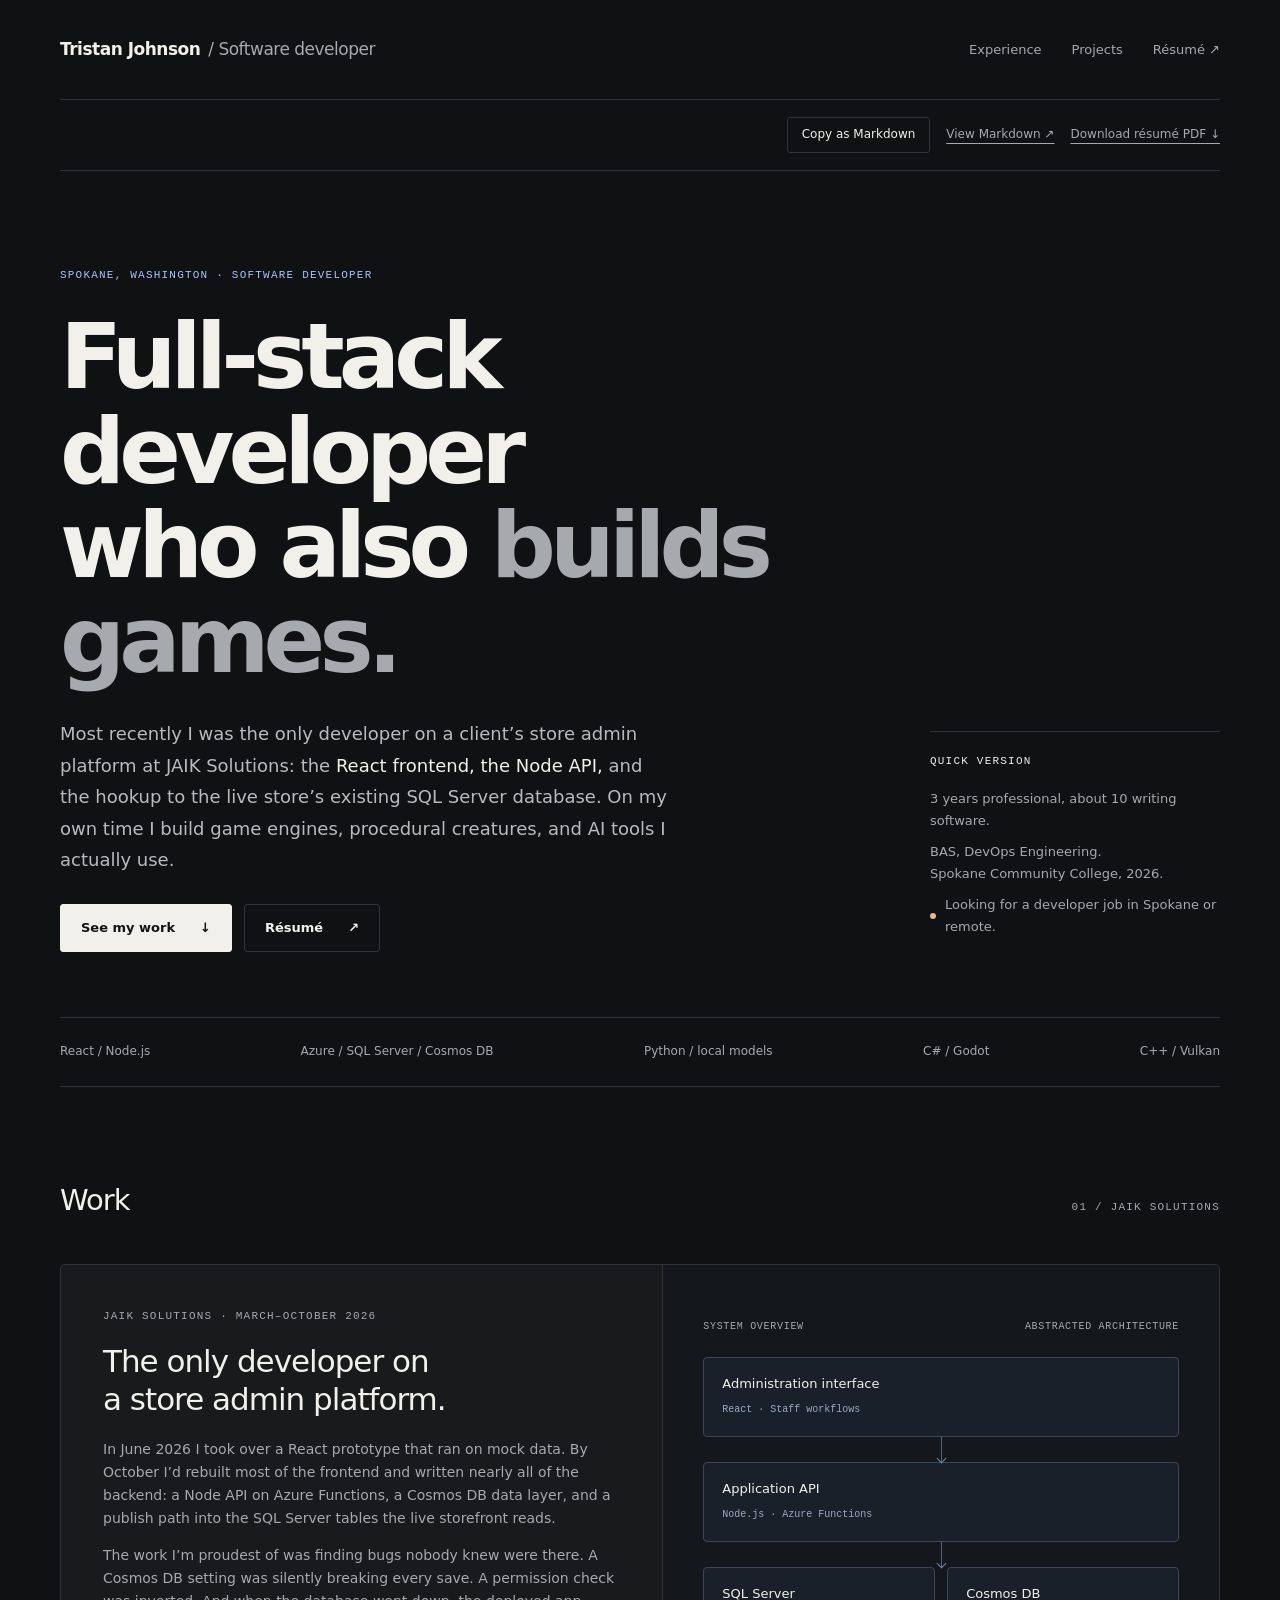
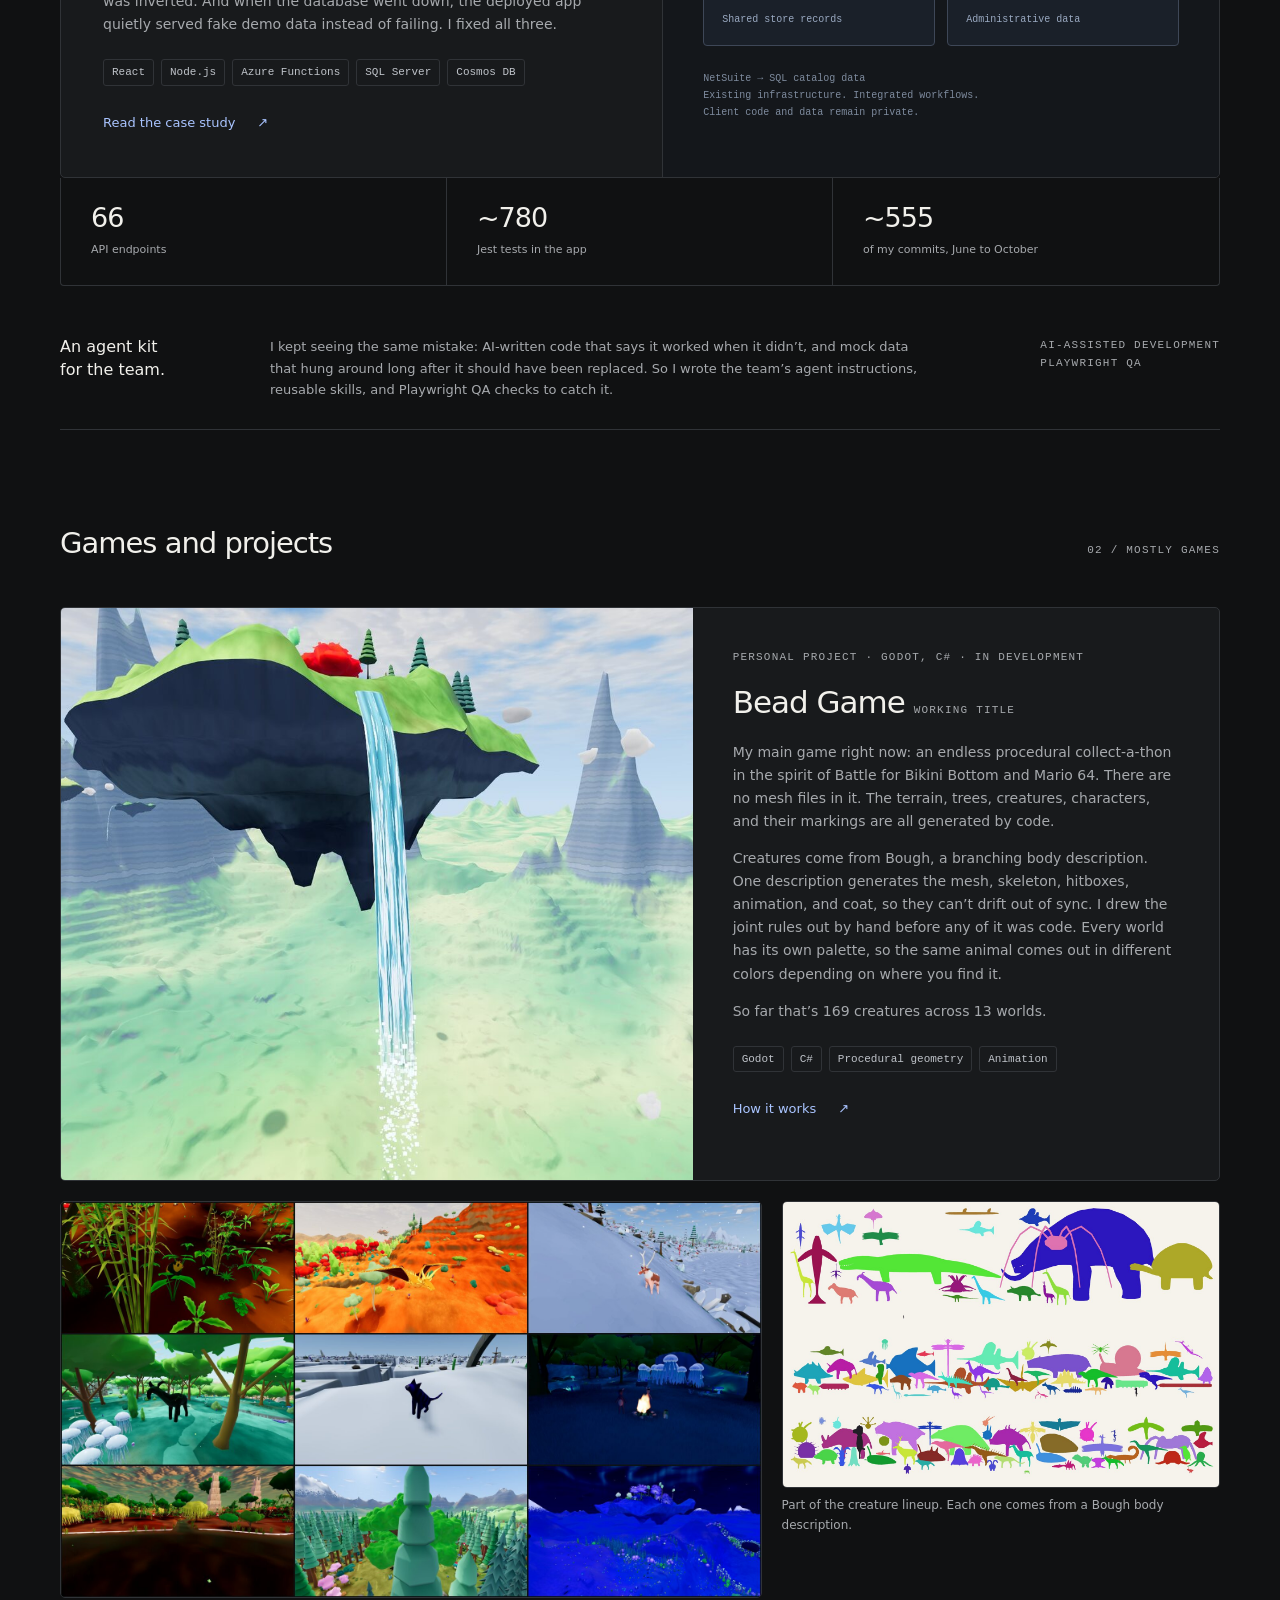
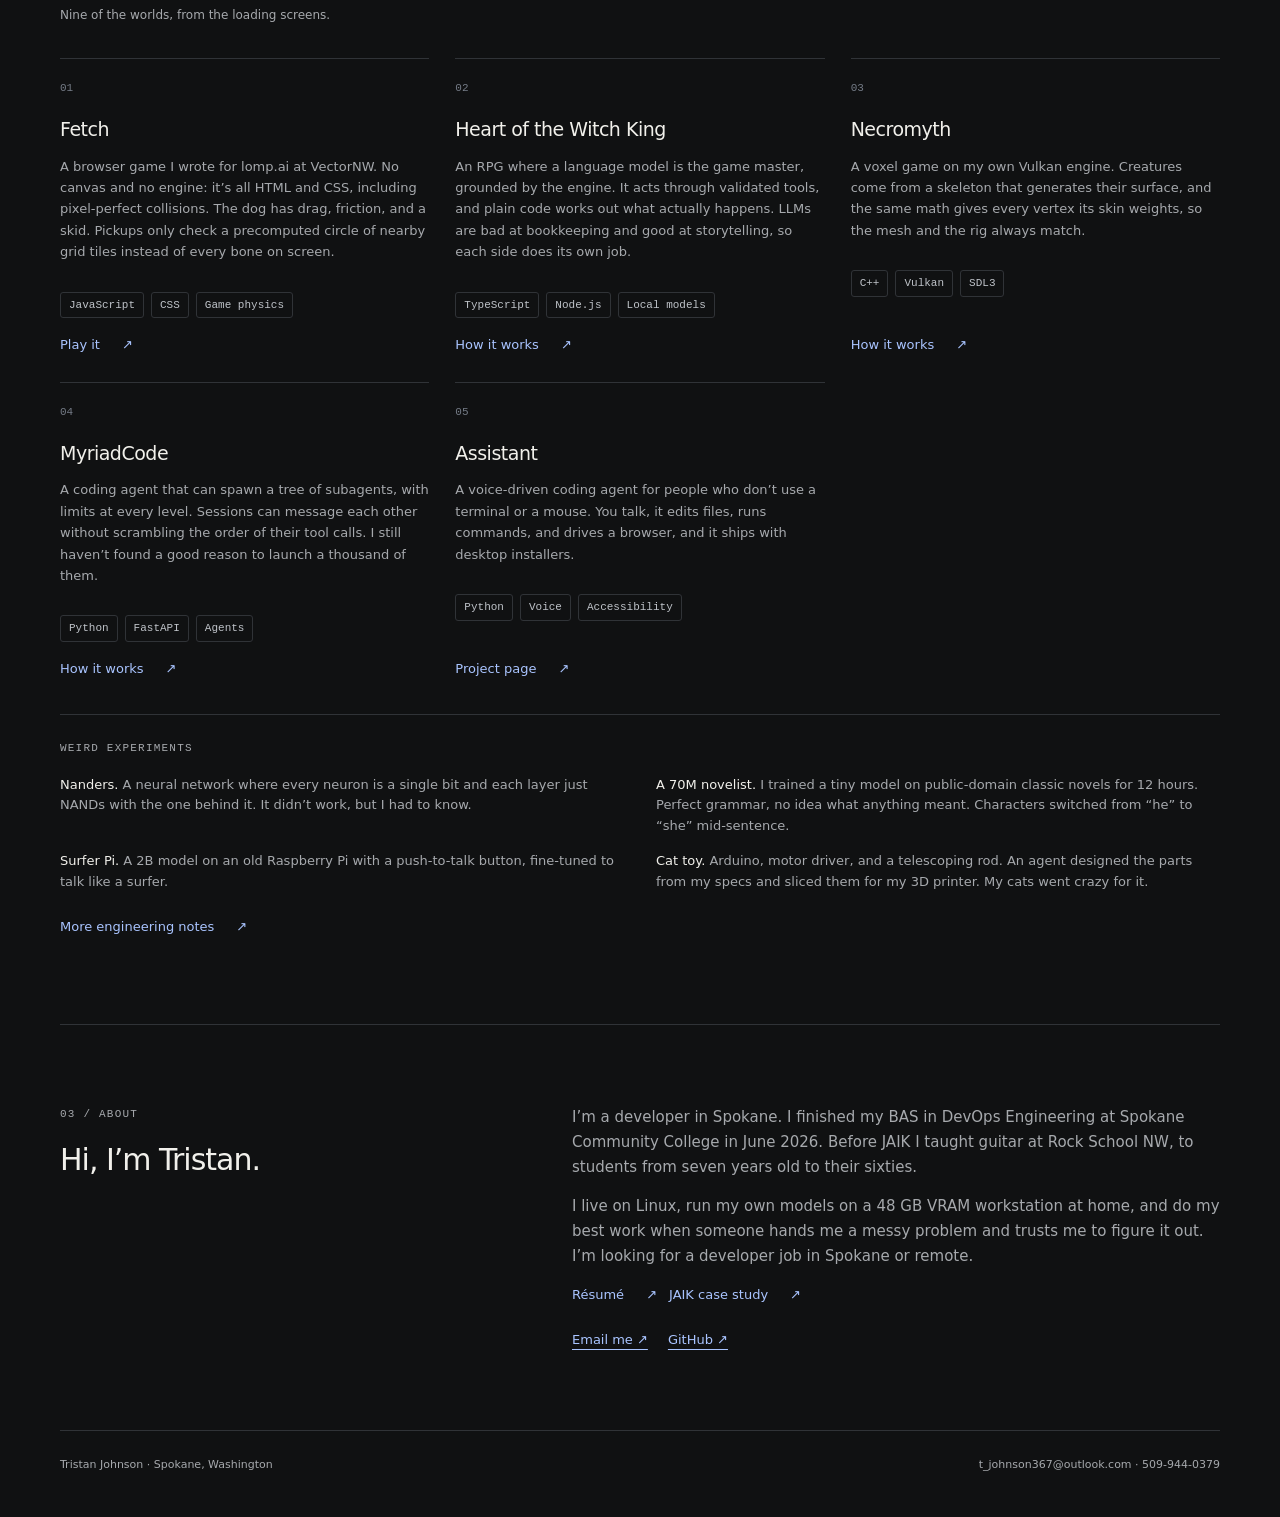
<file: index.html>
<!doctype html>
<html lang="en">
<head>
<meta charset="utf-8"><meta name="viewport" content="width=device-width, initial-scale=1">
<meta name="description" content="Tristan Johnson, full-stack developer in Spokane. Client work on a React and Node store admin platform, plus games, engines, and AI tools."><meta name="theme-color" content="#101112">
<title>Tristan Johnson — Software Developer</title><link rel="stylesheet" href="assets/styles.css?v=5cecab1a8053">
</head>
<body>
<a class="skip" href="#main">Skip to content</a>
<div class="wrap">
<header class="nav"><a class="brand" href="index.html">Tristan Johnson<span>/ Software developer</span></a><nav class="nav-links" aria-label="Main navigation"><a href="#work">Experience</a><a href="#projects">Projects</a><a href="resume.html">Résumé <span aria-hidden="true">↗</span></a></nav></header>
<div class="copy-tools portfolio-tools"><button class="print-button" type="button" data-copy-markdown>Copy as Markdown</button><a href="profile.md">View Markdown ↗</a><a href="Tristan-Johnson-Resume.pdf" download>Download résumé PDF ↓</a></div>
<main id="main">
<section class="hero" aria-labelledby="intro">
<div><p class="eyebrow">Spokane, Washington · Software developer</p><h1 id="intro">Full-stack developer<br>who also <span>builds games.</span></h1><p class="hero-copy">Most recently I was the only developer on a client&rsquo;s store admin platform at JAIK Solutions: the <strong>React frontend, the Node API,</strong> and the hookup to the live store&rsquo;s existing SQL Server database. On my own time I build game engines, procedural creatures, and AI tools I actually use.</p><div class="actions"><a class="button" href="#work">See my work <span aria-hidden="true">↓</span></a><a class="button secondary" href="resume.html">Résumé <span aria-hidden="true">↗</span></a></div></div>
<aside class="hero-aside" aria-label="Background"><span class="label">Quick version</span><p>3 years professional, about 10 writing software.</p><p>BAS, DevOps Engineering.<br>Spokane Community College, 2026.</p><p class="availability"><span class="dot" aria-hidden="true"></span>Looking for a developer job in Spokane or remote.</p></aside>
</section>
<div class="capabilities" aria-label="Core technologies"><span>React / Node.js</span><span>Azure / SQL Server / Cosmos DB</span><span>Python / local models</span><span>C# / Godot</span><span>C++ / Vulkan</span></div>
<section class="section" id="work" aria-labelledby="work-heading">
<div class="section-head"><h2 id="work-heading">Work</h2><span class="label">01 / JAIK Solutions</span></div>
<article class="case">
<div class="case-copy"><span class="label">JAIK Solutions · March–October 2026</span><h3>The only developer on<br>a store admin platform.</h3><p>In June 2026 I took over a React prototype that ran on mock data. By October I&rsquo;d rebuilt most of the frontend and written nearly all of the backend: a Node API on Azure Functions, a Cosmos DB data layer, and a publish path into the SQL Server tables the live storefront reads.</p><p>The work I&rsquo;m proudest of was finding bugs nobody knew were there. A Cosmos DB setting was silently breaking every save. A permission check was inverted. And when the database went down, the deployed app quietly served fake demo data instead of failing. I fixed all three.</p><div class="tags"><span>React</span><span>Node.js</span><span>Azure Functions</span><span>SQL Server</span><span>Cosmos DB</span></div><a class="text-link" href="case-study.html">Read the case study <span aria-hidden="true">↗</span></a></div>
<div class="case-visual"><div class="diagram-head"><span>System overview</span><span>Abstracted architecture</span></div><div class="architecture" role="img" aria-label="React administration interface connects to a Node.js API on Azure Functions, which integrates with existing SQL Server records and administrative Cosmos DB data. NetSuite feeds catalog data into SQL Server."><div class="node"><strong>Administration interface</strong><span>React · Staff workflows</span></div><div class="connector"></div><div class="node"><strong>Application API</strong><span>Node.js · Azure Functions</span></div><div class="connector"></div><div class="data-nodes"><div class="node"><strong>SQL Server</strong><span>Shared store records</span></div><div class="node"><strong>Cosmos DB</strong><span>Administrative data</span></div></div></div><p class="diagram-caption">NetSuite → SQL catalog data<br>Existing infrastructure. Integrated workflows.<br>Client code and data remain private.</p></div>
</article>
<div class="metrics" aria-label="Project scope"><div class="metric"><strong>66</strong><span>API endpoints</span></div><div class="metric"><strong>~780</strong><span>Jest tests in the app</span></div><div class="metric"><strong>~555</strong><span>of my commits, June to October</span></div></div>
<article class="agent-row"><h3>An agent kit<br>for the team.</h3><p>I kept seeing the same mistake: AI-written code that says it worked when it didn&rsquo;t, and mock data that hung around long after it should have been replaced. So I wrote the team&rsquo;s agent instructions, reusable skills, and Playwright QA checks to catch it.</p><span class="label">AI-assisted development<br>Playwright QA</span></article>
</section>
<section class="section" id="projects" aria-labelledby="projects-heading">
<div class="section-head"><h2 id="projects-heading">Games and projects</h2><span class="label">02 / Mostly games</span></div>
<article class="feature">
<div class="feature-art feature-shot"><img src="assets/img/bead-game-drift-falls.jpg" width="1600" height="900" alt="Bead Game loading-screen art: a floating island with a waterfall pouring into a pale green valley, with stone spires behind it."></div>
<div class="feature-copy"><span class="label">Personal project · Godot, C# · In development</span><h3>Bead Game <span class="label" style="display:inline;font-size:11px">working title</span></h3><p>My main game right now: an endless procedural collect-a-thon in the spirit of Battle for Bikini Bottom and Mario 64. There are no mesh files in it. The terrain, trees, creatures, characters, and their markings are all generated by code.</p><p>Creatures come from Bough, a branching body description. One description generates the mesh, skeleton, hitboxes, animation, and coat, so they can&rsquo;t drift out of sync. I drew the joint rules out by hand before any of it was code. Every world has its own palette, so the same animal comes out in different colors depending on where you find it.</p><p>So far that&rsquo;s 169 creatures across 13 worlds.</p><div class="tags"><span>Godot</span><span>C#</span><span>Procedural geometry</span><span>Animation</span></div><a class="text-link" href="engineering.html#bead-game">How it works <span aria-hidden="true">↗</span></a></div>
</article>
<div class="shots">
<figure><img src="assets/img/bead-game-worlds.jpg" width="1740" height="984" loading="lazy" alt="Nine Bead Game loading screens in a grid: a panda in bamboo, a dragon over orange hills, a reindeer in snow, a jellyfish forest, a storm cat on white plateaus, a campfire under glowing jellyfish, a jungle path with towers, a pine forest below mountains, and a blue night island."><figcaption>Nine of the worlds, from the loading screens.</figcaption></figure>
<figure><img src="assets/img/bead-game-creatures.jpg" width="1600" height="1046" loading="lazy" alt="Silhouettes of the game&rsquo;s creatures side by side: whales, giant spiders, dinosaurs, birds, fish, insects, and odder things, each a different color."><figcaption>Part of the creature lineup. Each one comes from a Bough body description.</figcaption></figure>
</div>
<div class="project-grid">
<article class="project"><span class="number">01</span><h3>Fetch</h3><p>A browser game I wrote for lomp.ai at VectorNW. No canvas and no engine: it&rsquo;s all HTML and CSS, including pixel-perfect collisions. The dog has drag, friction, and a skid. Pickups only check a precomputed circle of nearby grid tiles instead of every bone on screen.</p><div class="tags"><span>JavaScript</span><span>CSS</span><span>Game physics</span></div><a class="text-link" href="https://games.lomp.ai/">Play it <span aria-hidden="true">↗</span></a></article>
<article class="project"><span class="number">02</span><h3>Heart of the Witch King</h3><p>An RPG where a language model is the game master, grounded by the engine. It acts through validated tools, and plain code works out what actually happens. LLMs are bad at bookkeeping and good at storytelling, so each side does its own job.</p><div class="tags"><span>TypeScript</span><span>Node.js</span><span>Local models</span></div><a class="text-link" href="engineering.html#heart-of-the-witch-king">How it works <span aria-hidden="true">↗</span></a></article>
<article class="project"><span class="number">03</span><h3>Necromyth</h3><p>A voxel game on my own Vulkan engine. Creatures come from a skeleton that generates their surface, and the same math gives every vertex its skin weights, so the mesh and the rig always match.</p><div class="tags"><span>C++</span><span>Vulkan</span><span>SDL3</span></div><a class="text-link" href="engineering.html#necromyth">How it works <span aria-hidden="true">↗</span></a></article>
<article class="project"><span class="number">04</span><h3>MyriadCode</h3><p>A coding agent that can spawn a tree of subagents, with limits at every level. Sessions can message each other without scrambling the order of their tool calls. I still haven&rsquo;t found a good reason to launch a thousand of them.</p><div class="tags"><span>Python</span><span>FastAPI</span><span>Agents</span></div><a class="text-link" href="engineering.html#myriadcode">How it works <span aria-hidden="true">↗</span></a></article>
<article class="project"><span class="number">05</span><h3>Assistant</h3><p>A voice-driven coding agent for people who don&rsquo;t use a terminal or a mouse. You talk, it edits files, runs commands, and drives a browser, and it ships with desktop installers.</p><div class="tags"><span>Python</span><span>Voice</span><span>Accessibility</span></div><a class="text-link" href="https://tristan367.github.io/basicagent/">Project page <span aria-hidden="true">↗</span></a></article>
</div>
<div class="experiments"><span class="label">Weird experiments</span><ul>
<li><strong>Nanders.</strong> A neural network where every neuron is a single bit and each layer just NANDs with the one behind it. It didn&rsquo;t work, but I had to know.</li>
<li><strong>A 70M novelist.</strong> I trained a tiny model on public-domain classic novels for 12 hours. Perfect grammar, no idea what anything meant. Characters switched from &ldquo;he&rdquo; to &ldquo;she&rdquo; mid-sentence.</li>
<li><strong>Surfer Pi.</strong> A 2B model on an old Raspberry Pi with a push-to-talk button, fine-tuned to talk like a surfer.</li>
<li><strong>Cat toy.</strong> Arduino, motor driver, and a telescoping rod. An agent designed the parts from my specs and sliced them for my 3D printer. My cats went crazy for it.</li>
</ul><a class="text-link" href="engineering.html">More engineering notes <span aria-hidden="true">↗</span></a></div>
</section>
<section class="about" aria-labelledby="about-heading"><div><span class="label">03 / About</span><h2 id="about-heading">Hi, I&rsquo;m Tristan.</h2></div><div><p>I&rsquo;m a developer in Spokane. I finished my BAS in DevOps Engineering at Spokane Community College in June 2026. Before JAIK I taught guitar at Rock School NW, to students from seven years old to their sixties.</p><p>I live on Linux, run my own models on a 48 GB VRAM workstation at home, and do my best work when someone hands me a messy problem and trusts me to figure it out. I&rsquo;m looking for a developer job in Spokane or remote.</p><div class="actions"><a class="text-link" href="resume.html">Résumé <span aria-hidden="true">↗</span></a><a class="text-link" href="case-study.html">JAIK case study <span aria-hidden="true">↗</span></a></div><div class="contact-links"><a href="mailto:t_johnson367@outlook.com">Email me ↗</a><a href="https://github.com/Tristan367">GitHub ↗</a></div></div></section>
</main><footer class="footer"><span>Tristan Johnson · Spokane, Washington</span><span>t_johnson367@outlook.com · 509-944-0379</span></footer>
</div><script id="markdown-source" type="application/json">"# Tristan Johnson\n\nSpokane, Washington \u00b7 t_johnson367@outlook.com \u00b7 509-944-0379 \u00b7 [GitHub](https://github.com/Tristan367) \u00b7 [Portfolio](https://tristan367.github.io/portfolio/)\n\nFull-stack developer. Most recently the sole developer of a company's internal store administration platform: React frontend, Node.js API, and the integration with the existing production SQL Server database the live store runs on. I've been writing software for about ten years, three of them professionally. On my own time I build game engines, procedural systems, and AI developer tools.\n\n## Experience\n\n### JAIK Solutions \u00b7 Full-Stack Developer (Contract)\n\n**March 2026\u2013October 2026 \u00b7 Spokane, Washington**\n\nSole developer from June 2026 on a client's Store Admin platform, which staff use to run a membership storefront's catalog, orders, and reporting. Took over a mock-data prototype, rebuilt most of the frontend, and wrote nearly all of the backend (about 390 of 490 frontend and 165 of 190 backend commits). It reached client QA with about 780 Jest tests.\n\n- Built a Node.js API on Azure Functions (66 endpoints behind Azure API Management) and moved all 15 of its data layers from seed data to Cosmos DB/Mongoose, with optimistic locking for concurrent edits.\n- Built the publish path from admin drafts into the SQL Server tables the live storefront reads, covering products, prices, variations, bundles, and visibility rules, and invalidated the storefront's Redis cache only when members would see the change.\n- Designed price and stock resolution as admin override, then SQL, then \"unknown,\" never zero, so items without a stock record weren't silently pulled from sale.\n- Made deployed failures visible: a database outage returns a 503 instead of quietly serving demo data. Tracked down a Cosmos DB retryable-writes incompatibility that was breaking every save.\n- Restricted the developer login bypass to local environments, and maintained Entra ID/MSAL sign-in, JWT validation, and permission checks.\n- Wrote the team's agent instructions and Playwright QA tooling for AI-assisted development, aimed at a failure I kept seeing: generated code that reports success without actually doing the work.\n\n### VectorNW \u00b7 Web/Game Developer\n\n**October 2024\u2013March 2026 \u00b7 Spokane, Washington**\n\n- Built the frontend of lomp.ai, an early-stage AI marketplace, in Next.js and React from the designer's specs and mockups, deployed on AWS Amplify.\n- Wrote Fetch, the site's browser game, in vanilla JavaScript rendered entirely with CSS, with no canvas: a dog with drag, friction, and skid animations, pixel-perfect collisions, timed levels, and lives.\n- Made pickups cheap by checking only nearby cells of a spatial grid, using a precomputed circle of tile offsets around the player instead of measuring the distance to every bone each frame.\n\n### JAIK Solutions \u00b7 Full-Stack Web Developer\n\n**May 2022\u2013May 2023 \u00b7 Spokane, Washington**\n\n- Built React pages from an existing prototype and implemented Node.js API methods on a small team.\n\n**Also:** Guitar Instructor, Rock School NW, August 2024\u2013March 2026. Taught students from age seven to their sixties.\n\n## Projects\n\n**Bead Game** (working title) \u00b7 Godot, C#. A game built around procedural creatures: one branching body description generates each creature's mesh, skeleton, hitboxes, animation, and textures, so they stay consistent.\n\n**Heart of the Witch King** \u00b7 TypeScript, Node.js, local LLMs. An RPG where a language model is the game master, grounded by validated tools and a deterministic rules engine. Runs on local or hosted models.\n\n**Necromyth** \u00b7 C++, Vulkan, SDL3. A voxel game on my own Vulkan engine. Creature skin weights come from the same scalar field that generates the body's surface.\n\n**AI tooling** \u00b7 Python, FastAPI. MyriadCode, a self-hosted multi-agent coding tool that keeps tool calls ordered across messaging and cancellation, and [Assistant](https://tristan367.github.io/basicagent/), a voice-driven coding agent for people who don't use a terminal or mouse.\n\n## Skills\n\n**Web and data:** React, Node.js, REST APIs, Azure Functions, API Management, SQL Server, Cosmos DB/MongoDB, Mongoose, Knex, Redis\n\n**Languages and tools:** JavaScript, TypeScript, Java, Kotlin, C#, C++, Python, Jest, Playwright, Azure DevOps CI, Git, Linux, Godot, Vulkan\n\n## Education\n\n**BAS, DevOps Engineering** (2026) and **AAS, Software Development** (2022) \u00b7 Spokane Community College\n\n\n---\n\n# The store admin platform at JAIK\n\n**JAIK Solutions \u00b7 Client project \u00b7 June\u2013October 2026**\n\n## What I walked into\n\nA client needed an internal app for their staff to run a membership storefront: products, prices, orders, and reports. When I took it over in June 2026, it was a React prototype running on mock data. The real SQL Server database and the Azure infrastructure already existed and were in production.\n\nFrom June on I was the only developer. I rebuilt most of the frontend and wrote nearly all of the backend, about 390 of 490 frontend commits and 165 of 190 backend commits. I didn't have permission to change the database schema or production infrastructure, so when I needed something there, I wrote up exactly what and handed it to the person who did.\n\n## What I built\n\n- A Node.js API on Azure Functions, 66 endpoints behind Azure API Management.\n- Product editing with drafts, autosave, version history, and publishing to the live store.\n- Order tools for support staff: history, cancellations, refunds, and re-ships.\n- Store reports, product stats, and settings.\n- An admin data layer in Cosmos DB (MongoDB API) with optimistic locking, so two people editing the same product don't overwrite each other.\n- Sign-in and permissions through the company's Microsoft Entra ID setup.\n\n## Publishing to the live store's database\n\nSaving a draft and publishing it are two different things. Drafts lived in the admin app's own Cosmos DB. The storefront read from SQL Server tables. Publishing meant writing products, prices, variations, bundles, and visibility rules into those tables, then clearing the storefront's Redis cache, but only when the change was something members would actually see.\n\nPrice and stock were a small version of the same problem. I set it up so the app checks an admin override first, then SQL, and if it still has nothing, it says \"unknown.\" It never falls back to zero, because zero stock quietly pulls an item off the store.\n\n## The bugs I'm proudest of\n\n**Every save was failing.** Cosmos DB's MongoDB API doesn't support retryable writes, and the driver had them on by default. Turning that off fixed every save in the app at once.\n\n**A login shortcut could reach real servers.** The developer bypass that skips sign-in is handy on your own machine and a security hole anywhere else. I locked it to local only.\n\n**Outages looked like a working app.** If the database went down, the deployed app quietly served demo data, so it looked fine while being completely wrong. Now a deployed outage returns a 503. Local development can still use sample data.\n\n## The agent kit\n\nThat last bug kept showing up in different forms: mock data that stuck around too long, and AI-written code that reported success without doing the work. So I wrote the team's agent kit, which included instructions for the coding agents, reusable skills, and Playwright QA checks aimed at exactly those two problems.\n\n## Where it ended up\n\nThe app has about 780 Jest tests. By October 2026 it was feature-complete and in the client's QA.\n\n## Tech\n\nReact 18 \u00b7 Node.js \u00b7 Azure Functions \u00b7 Azure API Management \u00b7 SQL Server \u00b7 Cosmos DB (MongoDB API) \u00b7 Mongoose \u00b7 Knex \u00b7 Redis \u00b7 Entra ID / MSAL \u00b7 Jest \u00b7 Testing Library \u00b7 Playwright \u00b7 Azure DevOps\n\n*Client name, source code, customer data, and internal schema details are left out on purpose.*\n\n\n---\n\n# How my projects work\n\nMore detail on the personal projects from my portfolio. For my client work, see the JAIK case study.\n\n## Bead Game: one body description, several connected systems\n\n**Godot \u00b7 C# \u00b7 Procedural geometry \u00b7 In development**\n\nBough describes branching forms such as creatures and trees. Geometry, rigs, collision shapes, animation, and surface patterns are connected through that representation. Changing a body needs to produce a usable result across those systems.\n\nI worked out geometric join rules in drawn specifications: limbs leaving faces or edges, branching end faces, insets, and curved limbs. The implementation includes explicit rules for building those connections. This keeps the shape system extensible beyond a small collection of fixed creature templates.\n\nPerformance is another design constraint. Main-thread construction and uploads share a named frame budget. Per-body appearance values live in a texture-backed table, avoiding the engine\u2019s limited instance-uniform allocation for that data. Seeded world generation and delta saves keep generated content separate from changes made during play.\n\n## Heart of the Witch King: a model can narrate without owning the rules\n\n**TypeScript \u00b7 Node.js \u00b7 Zod \u00b7 Local and hosted models \u00b7 In development**\n\nA language model can describe a room or decide what an innkeeper says. Combat, inventory, travel, and the effects of actions still need consistent rules. The AI referee interacts through tools; the engine owns the resulting state changes.\n\nThe TypeScript project connects to models over a configurable HTTP adapter using a common chat-completions format. That supports local servers such as Ollama or llama.cpp as well as hosted providers. It does not require a TypeScript-native inference binding.\n\nContent loads through a common mod pipeline with explicit define, replace, patch, and remove operations. Zod schemas, dependency checks, and reference validation catch malformed content before play. World-generation randomness is separate from live game rolls, so exploring a generated location does not consume the dice stream reserved for later actions. Node\u2019s test runner and dedicated simulation tools support the growing rules engine.\n\nSeparately, I've fine-tuned an image model to get better at dragons, orcs, and goblins for an earlier version of the game. Fine-tuning a language model for this one comes after the harness stops changing.\n\n## Necromyth: generate skinning from the same field as the body\n\n**C++ \u00b7 Vulkan \u00b7 SDL3 \u00b7 Procedural animation \u00b7 In development**\n\nA parameterized skeleton contributes to a scalar field. Marching cubes turns that field into a connected surface, and the contributions of the bones provide the skin weights. The mesh and the rig share the same underlying construction.\n\nAnimation uses bone roles, such as thigh, foot, spine, or wing, so behavior can apply across differently shaped bodies. The wider game combines streaming density-field terrain with cubic construction blocks and saves player edits as differences from the generated world.\n\nThe Vulkan renderer is a separate engine project. The game\u2019s simulation has also been separated from rendering in several systems. It's built with multiplayer in mind, but the server is still a stub, so it isn't a multiplayer game yet.\n\n## MyriadCode: agents that collaborate without corrupting their conversations\n\n**Python \u00b7 FastAPI \u00b7 SQLite \u00b7 HTMX \u00b7 Agent orchestration**\n\nMyriadCode supports custom tools defined by shell scripts and JSON schemas, peer-session messages, and configurable subagent tiers with their own models, tools, and concurrency limits.\n\nMessage delivery has to preserve the relationship between a model\u2019s tool calls and their results. Busy sessions receive queued messages at turn boundaries. Cancellation also needs to stop an exchange from restarting itself: an already-running sender must not wake another session after the stop operation has cleared its mailbox.\n\nThe interface has its own engineering constraints. Streaming output, expanding blocks, and restored history need to preserve the reader\u2019s position. The project documents the layout invariants behind that behavior and includes browser checks for transcript anchoring.\n\n## Rex Vltimvs: the tactical battle inherits the strategic terrain\n\n**C++23 \u00b7 SDL3 \u00b7 Simulation \u00b7 In development**\n\nThe grand-strategy game generates a world and samples tactical terrain from the location where armies meet. A river on the strategic map therefore constrains the corresponding battle.\n\nShared decision logic supports the adviser, bots, and opponents. The development record includes comparing changes across seeded campaigns and removing a proposed behavior after the measurements did not support it. The value is in making world generation, pathfinding, tactical rules, and strategic decisions agree.\n\n## Assistant: accessibility shapes the architecture\n\n**Python \u00b7 FastAPI \u00b7 Voice interaction \u00b7 Desktop packaging**\n\nAssistant is a coding agent designed for people who may not use a terminal or mouse. Spoken input, local speech output, project management, and installers are part of the main experience.\n\nA project manager handles application-level actions, while each project has its own focused coding assistant. Browser actions can run as a sequence and report outcomes, gathering diagnostic information when an interaction fails. These choices reduce the number of implementation details the user has to manage.\n\n[Visit the Assistant project](https://tristan367.github.io/basicagent/).\n\n## Local inference utilities: persistence and backend boundaries\n\n**ChatGGUF \u00b7 C# / LLamaSharp \u00b7 ImageGGUF \u00b7 Python / stable-diffusion.cpp**\n\nChatGGUF manages local chat sessions and model backend choices. Persisted chat history is the conversation source of truth; cached model state can be reused only when its fingerprint still matches the relevant settings and history. That separates conversational correctness from the performance benefit of loading a KV cache.\n\nImageGGUF exposes local image generation as a library and HTTP service, including progress and busy-state reporting. These are supporting inference tools, separate from the current TypeScript RPG\u2019s HTTP model adapter.\n\n## Soapbox and embedded work: software meets the machine\n\n**Python \u00b7 Offline speech \u00b7 C \u00b7 AVR microcontrollers**\n\nSoapbox runs local Whisper dictation and types into other applications. Packaging has to account for different desktop input mechanisms, including X11 and Wayland. It has Windows and Linux builds. There's macOS code too, but I haven't verified it.\n\nMy RC-car firmware uses an ATmega328P for receiver pulse measurement, two-motor mixing, and motor control. It includes receiver-loss handling and battery voltage states with warning, cutoff, and hysteresis. I like it when code has to move something real.\n\n## How I work with AI\n\nI use coding agents for most of my development now. My job is picking the problem, deciding how the system should behave, drawing out the geometry and interactions when they're tricky, checking what comes back, and deciding what stays. Any of these projects, I can walk you through why it works the way it does.\n"</script><script src="assets/copy-markdown.js?v=fa5943f77bb5" defer></script></body></html>
</file>
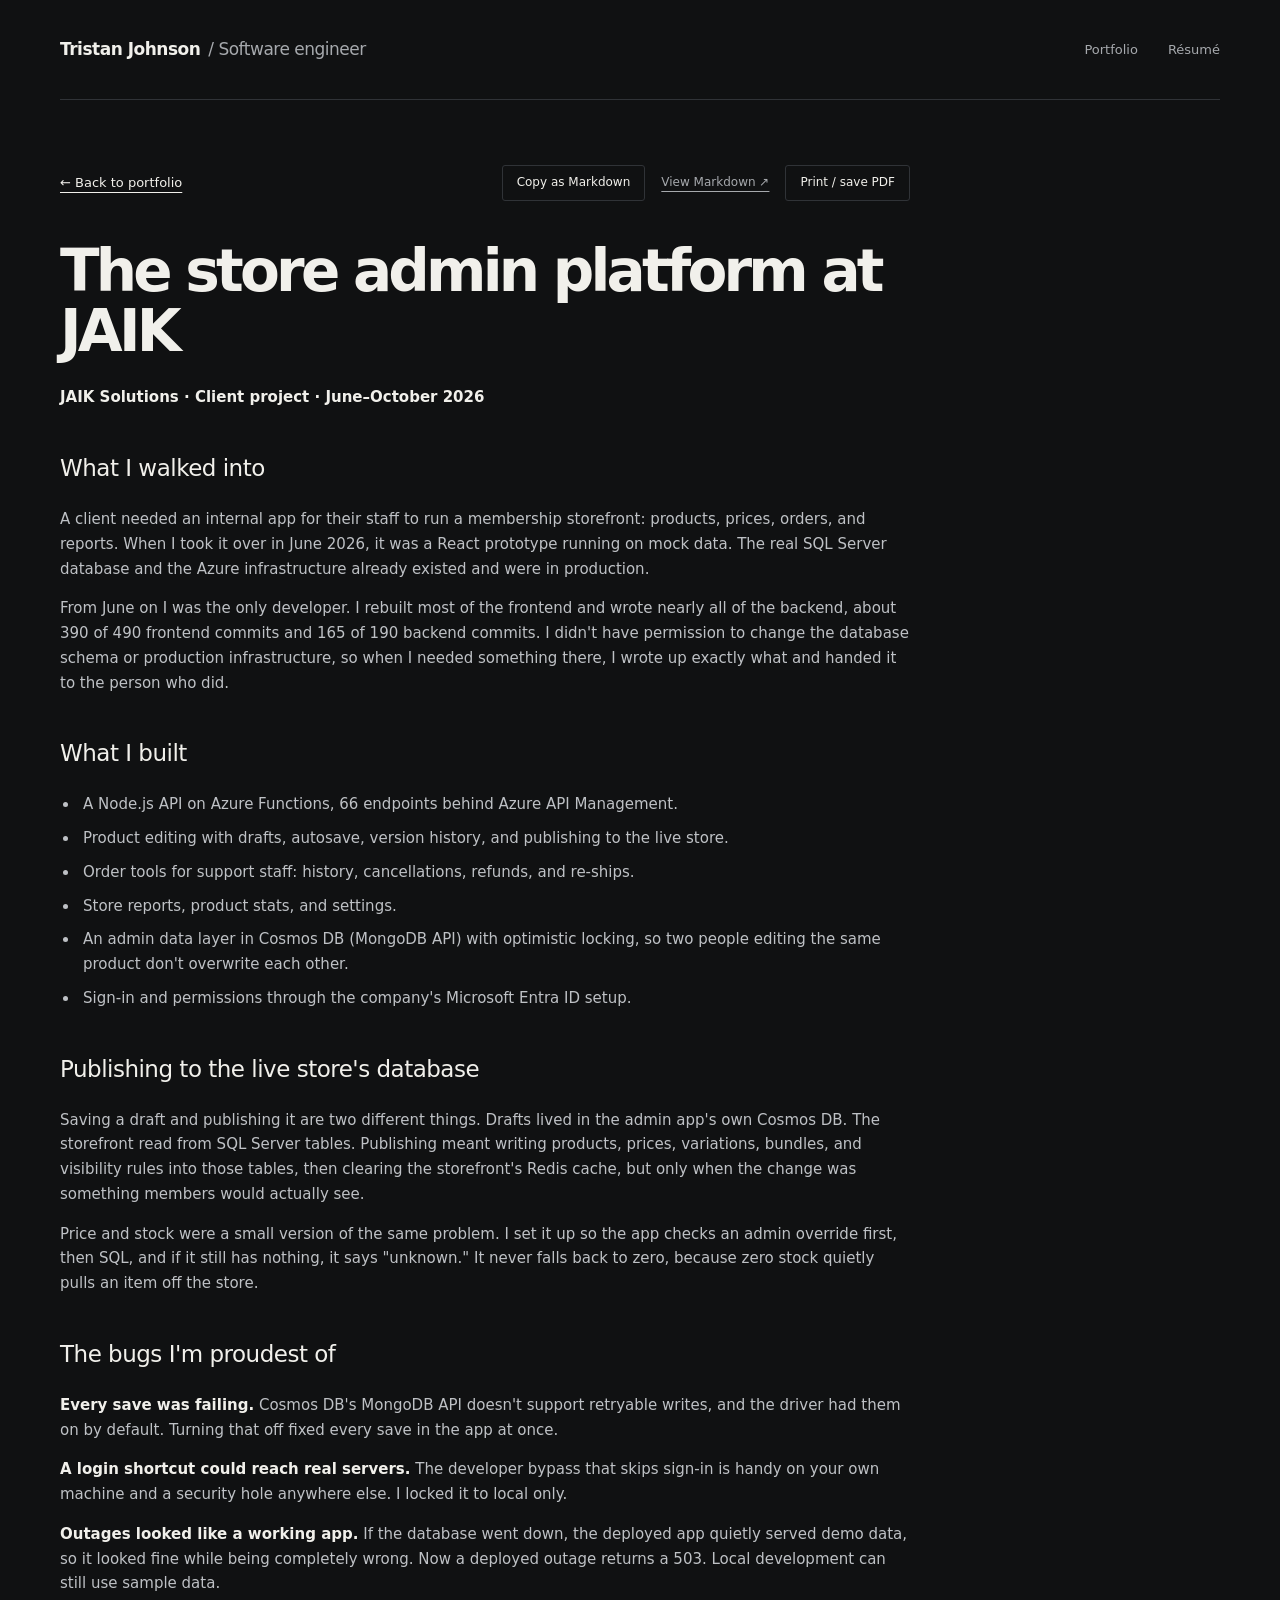
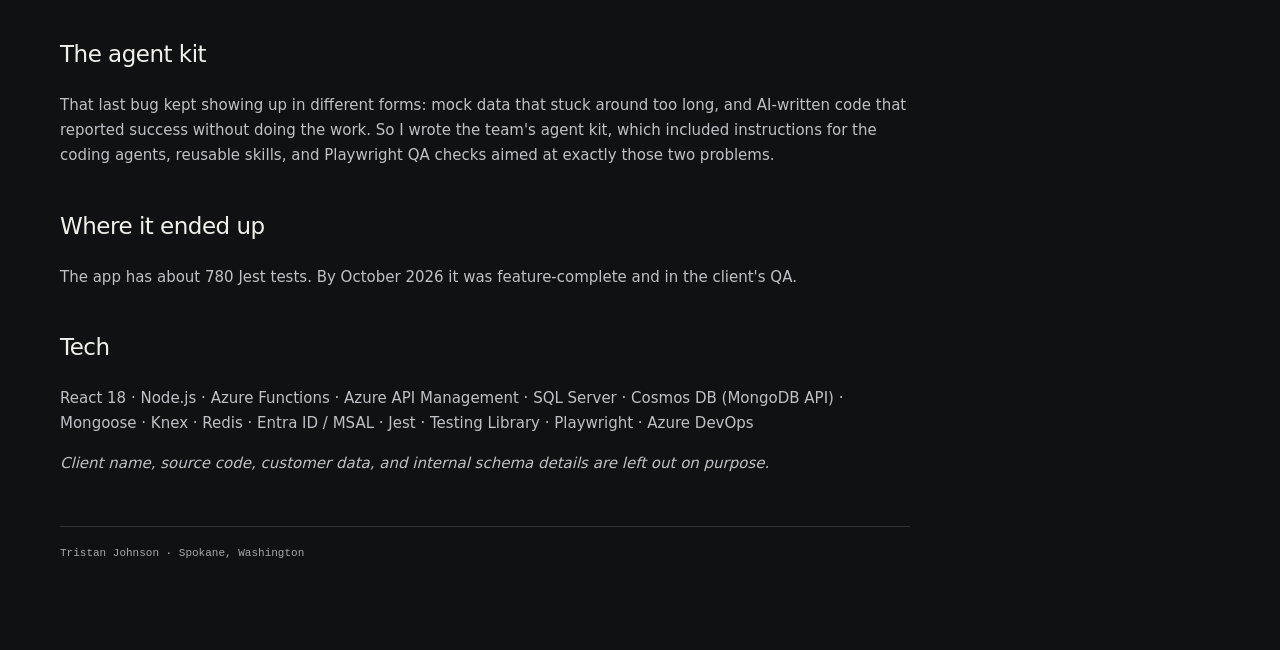
<file: case-study.html>
<!doctype html>
<html lang="en"><head><meta charset="utf-8"><meta name="viewport" content="width=device-width, initial-scale=1"><meta name="theme-color" content="#101112"><title>Store administration — Tristan Johnson</title><link rel="stylesheet" href="assets/styles.css?v=5cecab1a8053"></head>
<body><a class="skip" href="#main">Skip to content</a><div class="wrap"><header class="nav"><a class="brand" href="index.html">Tristan Johnson<span>/ Software engineer</span></a><nav class="nav-links" aria-label="Main navigation"><a href="index.html#work">Portfolio</a><a href="resume.html">Résumé</a></nav></header><main class="doc" id="main"><div class="doc-bar"><a href="index.html">← Back to portfolio</a><div class="copy-tools"><button class="print-button" type="button" data-copy-markdown>Copy as Markdown</button><a href="case-study.md">View Markdown ↗</a><button class="print-button" type="button" onclick="window.print()">Print / save PDF</button></div></div><h1 id="the-store-admin-platform-at-jaik">The store admin platform at JAIK</h1>
<p><strong>JAIK Solutions · Client project · June–October 2026</strong></p>
<h2 id="what-i-walked-into">What I walked into</h2>
<p>A client needed an internal app for their staff to run a membership storefront: products, prices, orders, and reports. When I took it over in June 2026, it was a React prototype running on mock data. The real SQL Server database and the Azure infrastructure already existed and were in production.</p>
<p>From June on I was the only developer. I rebuilt most of the frontend and wrote nearly all of the backend, about 390 of 490 frontend commits and 165 of 190 backend commits. I didn&#x27;t have permission to change the database schema or production infrastructure, so when I needed something there, I wrote up exactly what and handed it to the person who did.</p>
<h2 id="what-i-built">What I built</h2>
<ul>
<li>A Node.js API on Azure Functions, 66 endpoints behind Azure API Management.</li>
<li>Product editing with drafts, autosave, version history, and publishing to the live store.</li>
<li>Order tools for support staff: history, cancellations, refunds, and re-ships.</li>
<li>Store reports, product stats, and settings.</li>
<li>An admin data layer in Cosmos DB (MongoDB API) with optimistic locking, so two people editing the same product don&#x27;t overwrite each other.</li>
<li>Sign-in and permissions through the company&#x27;s Microsoft Entra ID setup.</li>
</ul>
<h2 id="publishing-to-the-live-stores-database">Publishing to the live store&#x27;s database</h2>
<p>Saving a draft and publishing it are two different things. Drafts lived in the admin app&#x27;s own Cosmos DB. The storefront read from SQL Server tables. Publishing meant writing products, prices, variations, bundles, and visibility rules into those tables, then clearing the storefront&#x27;s Redis cache, but only when the change was something members would actually see.</p>
<p>Price and stock were a small version of the same problem. I set it up so the app checks an admin override first, then SQL, and if it still has nothing, it says &quot;unknown.&quot; It never falls back to zero, because zero stock quietly pulls an item off the store.</p>
<h2 id="the-bugs-im-proudest-of">The bugs I&#x27;m proudest of</h2>
<p><strong>Every save was failing.</strong> Cosmos DB&#x27;s MongoDB API doesn&#x27;t support retryable writes, and the driver had them on by default. Turning that off fixed every save in the app at once.</p>
<p><strong>A login shortcut could reach real servers.</strong> The developer bypass that skips sign-in is handy on your own machine and a security hole anywhere else. I locked it to local only.</p>
<p><strong>Outages looked like a working app.</strong> If the database went down, the deployed app quietly served demo data, so it looked fine while being completely wrong. Now a deployed outage returns a 503. Local development can still use sample data.</p>
<h2 id="the-agent-kit">The agent kit</h2>
<p>That last bug kept showing up in different forms: mock data that stuck around too long, and AI-written code that reported success without doing the work. So I wrote the team&#x27;s agent kit, which included instructions for the coding agents, reusable skills, and Playwright QA checks aimed at exactly those two problems.</p>
<h2 id="where-it-ended-up">Where it ended up</h2>
<p>The app has about 780 Jest tests. By October 2026 it was feature-complete and in the client&#x27;s QA.</p>
<h2 id="tech">Tech</h2>
<p>React 18 · Node.js · Azure Functions · Azure API Management · SQL Server · Cosmos DB (MongoDB API) · Mongoose · Knex · Redis · Entra ID / MSAL · Jest · Testing Library · Playwright · Azure DevOps</p>
<p><em>Client name, source code, customer data, and internal schema details are left out on purpose.</em></p><footer class="doc-footer">Tristan Johnson · Spokane, Washington</footer></main></div><script id="markdown-source" type="application/json">"# The store admin platform at JAIK\n\n**JAIK Solutions \u00b7 Client project \u00b7 June\u2013October 2026**\n\n## What I walked into\n\nA client needed an internal app for their staff to run a membership storefront: products, prices, orders, and reports. When I took it over in June 2026, it was a React prototype running on mock data. The real SQL Server database and the Azure infrastructure already existed and were in production.\n\nFrom June on I was the only developer. I rebuilt most of the frontend and wrote nearly all of the backend, about 390 of 490 frontend commits and 165 of 190 backend commits. I didn't have permission to change the database schema or production infrastructure, so when I needed something there, I wrote up exactly what and handed it to the person who did.\n\n## What I built\n\n- A Node.js API on Azure Functions, 66 endpoints behind Azure API Management.\n- Product editing with drafts, autosave, version history, and publishing to the live store.\n- Order tools for support staff: history, cancellations, refunds, and re-ships.\n- Store reports, product stats, and settings.\n- An admin data layer in Cosmos DB (MongoDB API) with optimistic locking, so two people editing the same product don't overwrite each other.\n- Sign-in and permissions through the company's Microsoft Entra ID setup.\n\n## Publishing to the live store's database\n\nSaving a draft and publishing it are two different things. Drafts lived in the admin app's own Cosmos DB. The storefront read from SQL Server tables. Publishing meant writing products, prices, variations, bundles, and visibility rules into those tables, then clearing the storefront's Redis cache, but only when the change was something members would actually see.\n\nPrice and stock were a small version of the same problem. I set it up so the app checks an admin override first, then SQL, and if it still has nothing, it says \"unknown.\" It never falls back to zero, because zero stock quietly pulls an item off the store.\n\n## The bugs I'm proudest of\n\n**Every save was failing.** Cosmos DB's MongoDB API doesn't support retryable writes, and the driver had them on by default. Turning that off fixed every save in the app at once.\n\n**A login shortcut could reach real servers.** The developer bypass that skips sign-in is handy on your own machine and a security hole anywhere else. I locked it to local only.\n\n**Outages looked like a working app.** If the database went down, the deployed app quietly served demo data, so it looked fine while being completely wrong. Now a deployed outage returns a 503. Local development can still use sample data.\n\n## The agent kit\n\nThat last bug kept showing up in different forms: mock data that stuck around too long, and AI-written code that reported success without doing the work. So I wrote the team's agent kit, which included instructions for the coding agents, reusable skills, and Playwright QA checks aimed at exactly those two problems.\n\n## Where it ended up\n\nThe app has about 780 Jest tests. By October 2026 it was feature-complete and in the client's QA.\n\n## Tech\n\nReact 18 \u00b7 Node.js \u00b7 Azure Functions \u00b7 Azure API Management \u00b7 SQL Server \u00b7 Cosmos DB (MongoDB API) \u00b7 Mongoose \u00b7 Knex \u00b7 Redis \u00b7 Entra ID / MSAL \u00b7 Jest \u00b7 Testing Library \u00b7 Playwright \u00b7 Azure DevOps\n\n*Client name, source code, customer data, and internal schema details are left out on purpose.*\n"</script><script src="assets/copy-markdown.js?v=fa5943f77bb5" defer></script></body></html>
</file>
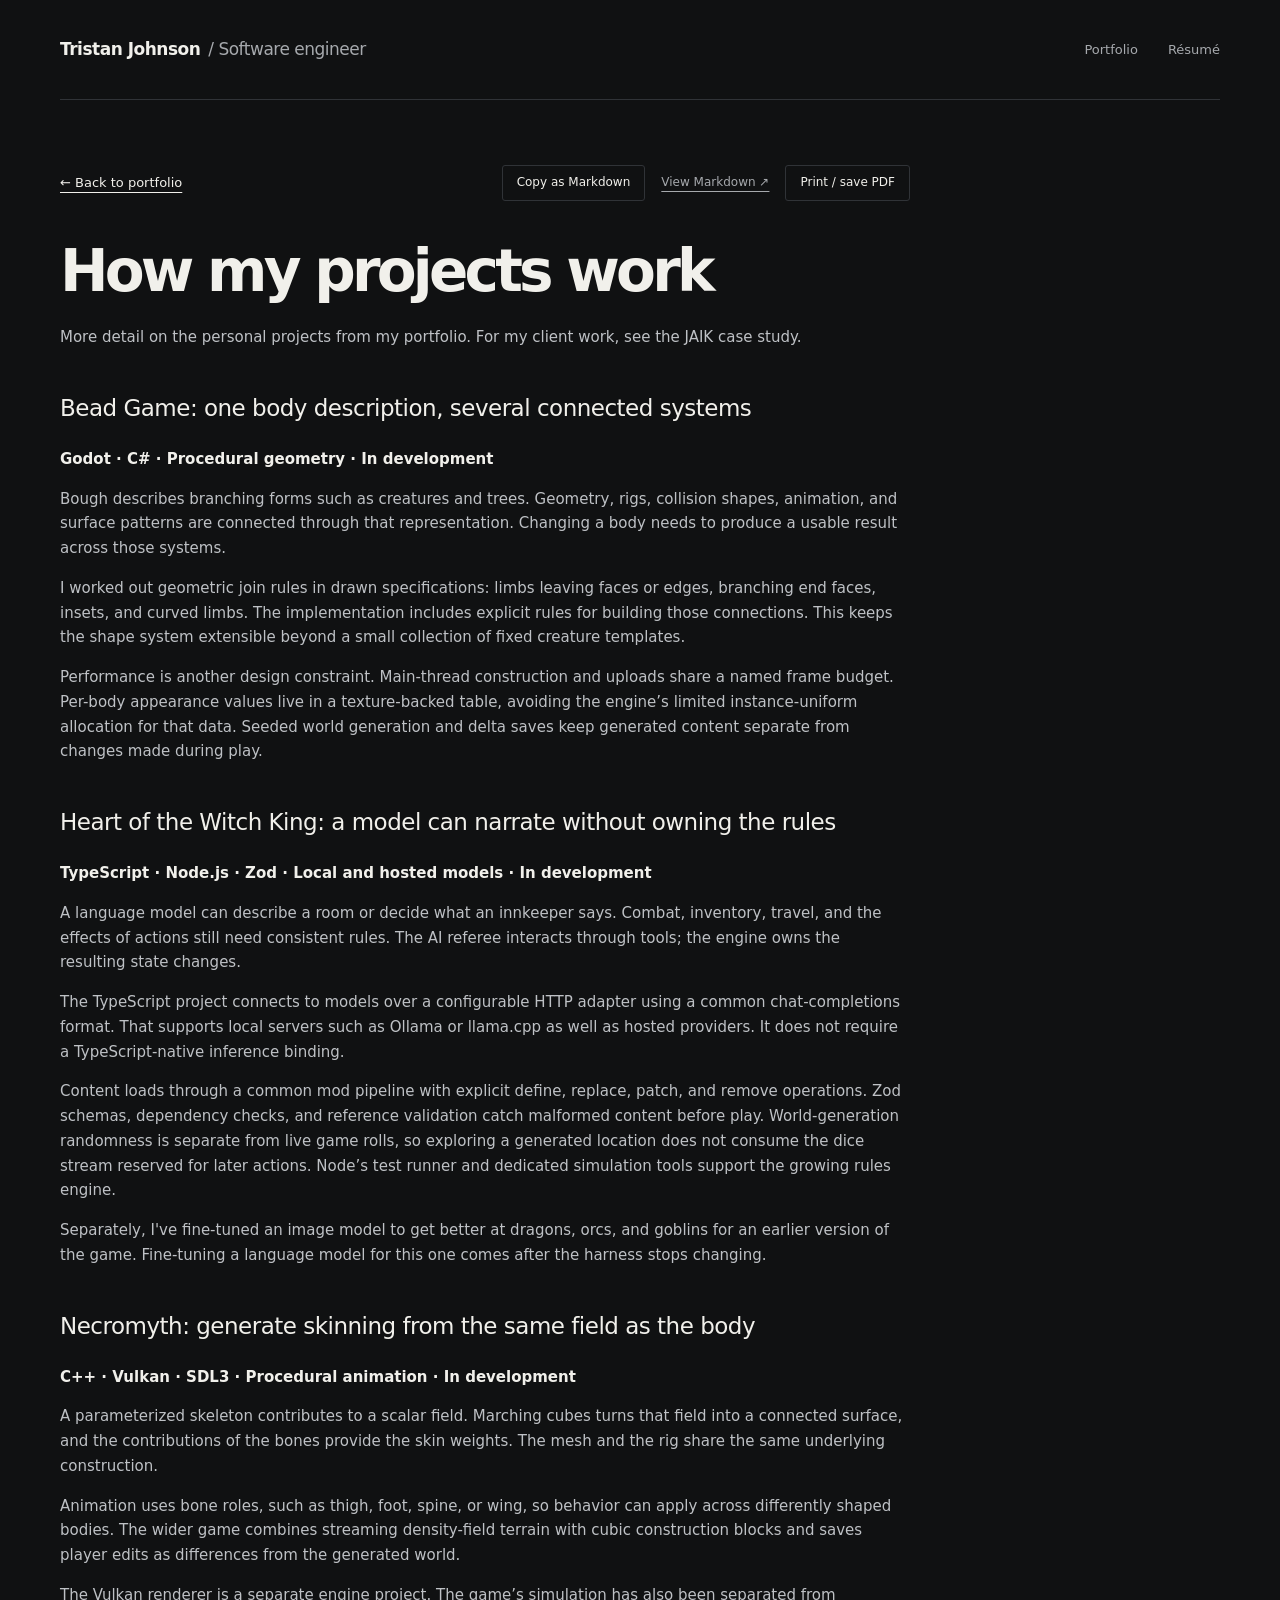
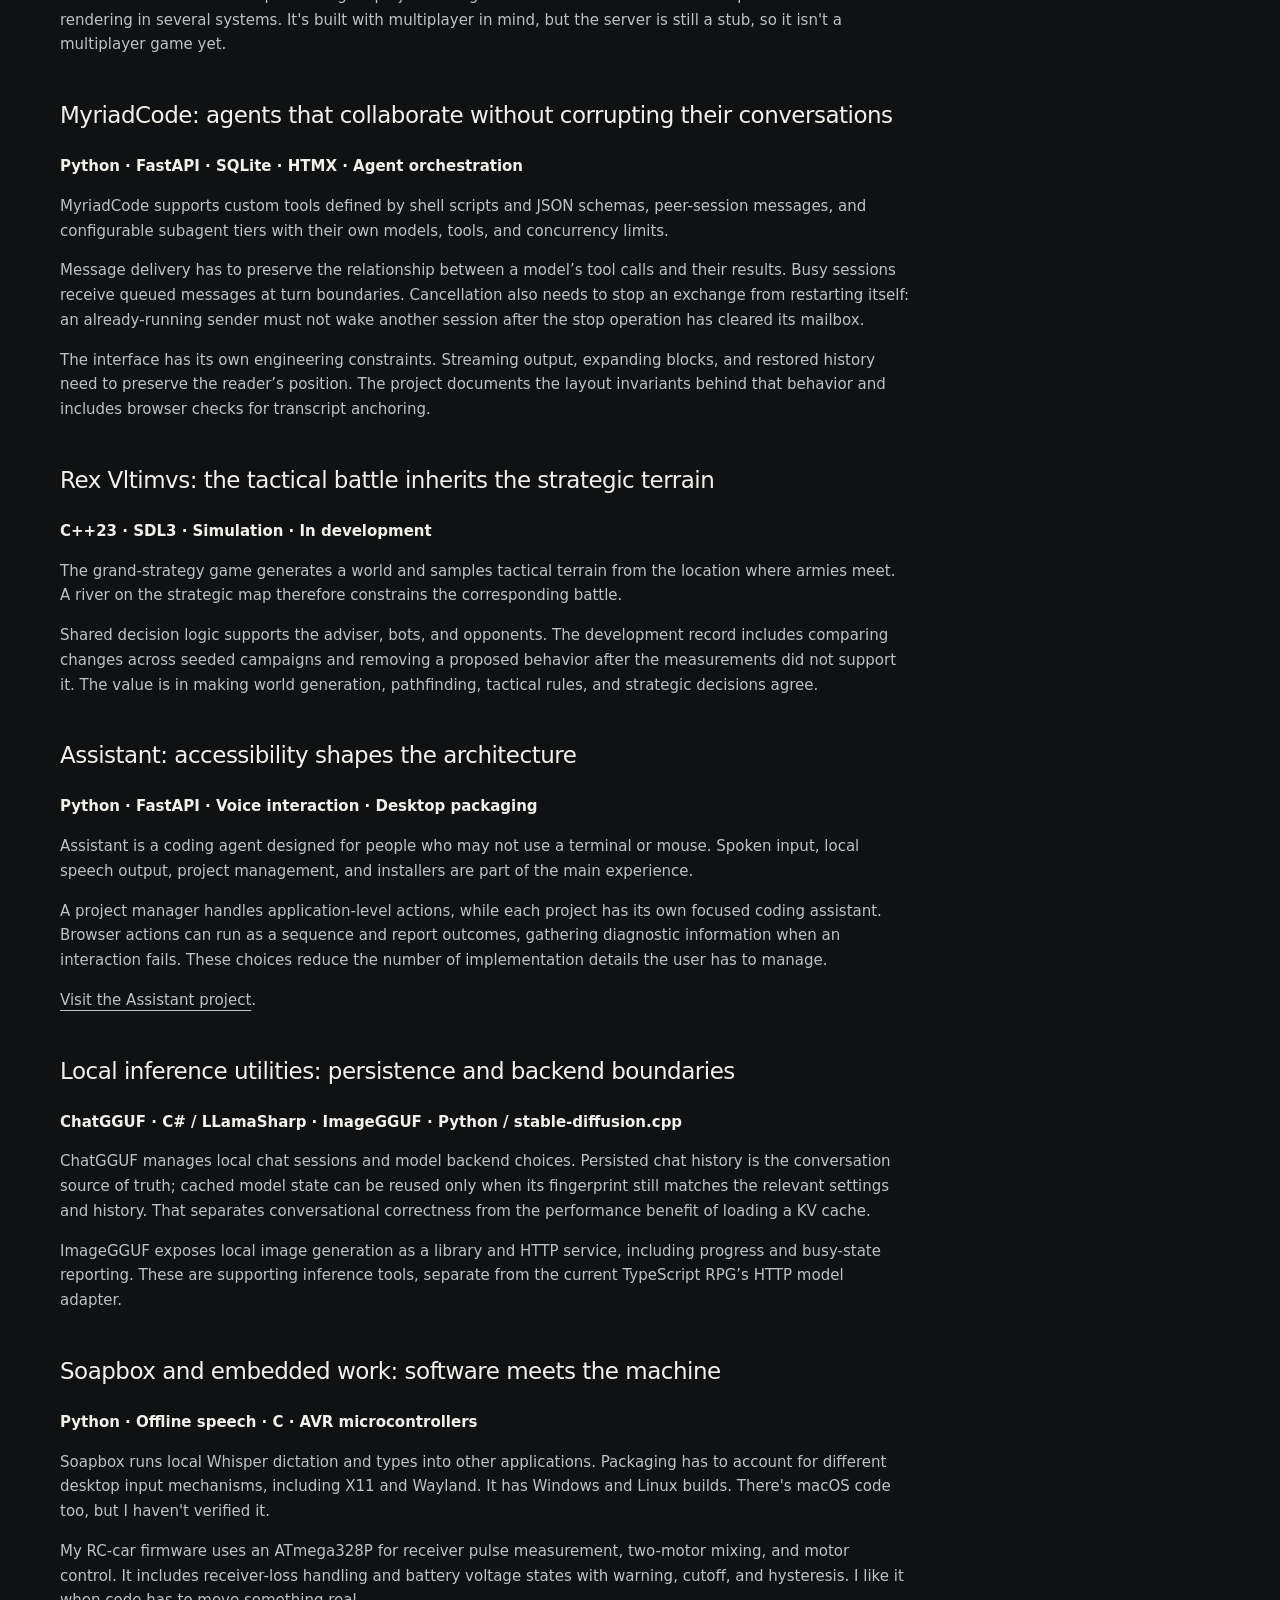
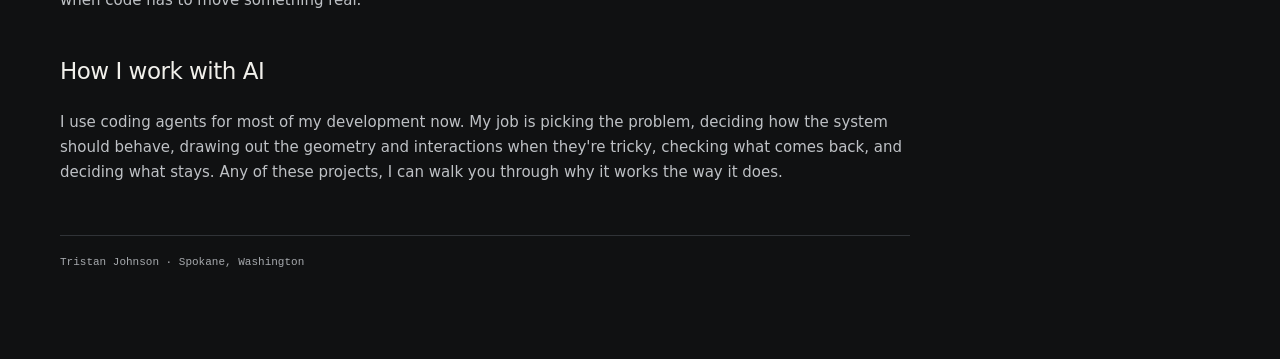
<file: engineering.html>
<!doctype html>
<html lang="en"><head><meta charset="utf-8"><meta name="viewport" content="width=device-width, initial-scale=1"><meta name="theme-color" content="#101112"><title>Engineering decisions — Tristan Johnson</title><link rel="stylesheet" href="assets/styles.css?v=5cecab1a8053"></head>
<body><a class="skip" href="#main">Skip to content</a><div class="wrap"><header class="nav"><a class="brand" href="index.html">Tristan Johnson<span>/ Software engineer</span></a><nav class="nav-links" aria-label="Main navigation"><a href="index.html#work">Portfolio</a><a href="resume.html">Résumé</a></nav></header><main class="doc" id="main"><div class="doc-bar"><a href="index.html">← Back to portfolio</a><div class="copy-tools"><button class="print-button" type="button" data-copy-markdown>Copy as Markdown</button><a href="engineering.md">View Markdown ↗</a><button class="print-button" type="button" onclick="window.print()">Print / save PDF</button></div></div><h1 id="how-my-projects-work">How my projects work</h1>
<p>More detail on the personal projects from my portfolio. For my client work, see the JAIK case study.</p>
<h2 id="bead-game">Bead Game: one body description, several connected systems</h2>
<p><strong>Godot · C# · Procedural geometry · In development</strong></p>
<p>Bough describes branching forms such as creatures and trees. Geometry, rigs, collision shapes, animation, and surface patterns are connected through that representation. Changing a body needs to produce a usable result across those systems.</p>
<p>I worked out geometric join rules in drawn specifications: limbs leaving faces or edges, branching end faces, insets, and curved limbs. The implementation includes explicit rules for building those connections. This keeps the shape system extensible beyond a small collection of fixed creature templates.</p>
<p>Performance is another design constraint. Main-thread construction and uploads share a named frame budget. Per-body appearance values live in a texture-backed table, avoiding the engine’s limited instance-uniform allocation for that data. Seeded world generation and delta saves keep generated content separate from changes made during play.</p>
<h2 id="heart-of-the-witch-king">Heart of the Witch King: a model can narrate without owning the rules</h2>
<p><strong>TypeScript · Node.js · Zod · Local and hosted models · In development</strong></p>
<p>A language model can describe a room or decide what an innkeeper says. Combat, inventory, travel, and the effects of actions still need consistent rules. The AI referee interacts through tools; the engine owns the resulting state changes.</p>
<p>The TypeScript project connects to models over a configurable HTTP adapter using a common chat-completions format. That supports local servers such as Ollama or llama.cpp as well as hosted providers. It does not require a TypeScript-native inference binding.</p>
<p>Content loads through a common mod pipeline with explicit define, replace, patch, and remove operations. Zod schemas, dependency checks, and reference validation catch malformed content before play. World-generation randomness is separate from live game rolls, so exploring a generated location does not consume the dice stream reserved for later actions. Node’s test runner and dedicated simulation tools support the growing rules engine.</p>
<p>Separately, I&#x27;ve fine-tuned an image model to get better at dragons, orcs, and goblins for an earlier version of the game. Fine-tuning a language model for this one comes after the harness stops changing.</p>
<h2 id="necromyth">Necromyth: generate skinning from the same field as the body</h2>
<p><strong>C++ · Vulkan · SDL3 · Procedural animation · In development</strong></p>
<p>A parameterized skeleton contributes to a scalar field. Marching cubes turns that field into a connected surface, and the contributions of the bones provide the skin weights. The mesh and the rig share the same underlying construction.</p>
<p>Animation uses bone roles, such as thigh, foot, spine, or wing, so behavior can apply across differently shaped bodies. The wider game combines streaming density-field terrain with cubic construction blocks and saves player edits as differences from the generated world.</p>
<p>The Vulkan renderer is a separate engine project. The game’s simulation has also been separated from rendering in several systems. It&#x27;s built with multiplayer in mind, but the server is still a stub, so it isn&#x27;t a multiplayer game yet.</p>
<h2 id="myriadcode">MyriadCode: agents that collaborate without corrupting their conversations</h2>
<p><strong>Python · FastAPI · SQLite · HTMX · Agent orchestration</strong></p>
<p>MyriadCode supports custom tools defined by shell scripts and JSON schemas, peer-session messages, and configurable subagent tiers with their own models, tools, and concurrency limits.</p>
<p>Message delivery has to preserve the relationship between a model’s tool calls and their results. Busy sessions receive queued messages at turn boundaries. Cancellation also needs to stop an exchange from restarting itself: an already-running sender must not wake another session after the stop operation has cleared its mailbox.</p>
<p>The interface has its own engineering constraints. Streaming output, expanding blocks, and restored history need to preserve the reader’s position. The project documents the layout invariants behind that behavior and includes browser checks for transcript anchoring.</p>
<h2 id="rex-vltimvs">Rex Vltimvs: the tactical battle inherits the strategic terrain</h2>
<p><strong>C++23 · SDL3 · Simulation · In development</strong></p>
<p>The grand-strategy game generates a world and samples tactical terrain from the location where armies meet. A river on the strategic map therefore constrains the corresponding battle.</p>
<p>Shared decision logic supports the adviser, bots, and opponents. The development record includes comparing changes across seeded campaigns and removing a proposed behavior after the measurements did not support it. The value is in making world generation, pathfinding, tactical rules, and strategic decisions agree.</p>
<h2 id="assistant">Assistant: accessibility shapes the architecture</h2>
<p><strong>Python · FastAPI · Voice interaction · Desktop packaging</strong></p>
<p>Assistant is a coding agent designed for people who may not use a terminal or mouse. Spoken input, local speech output, project management, and installers are part of the main experience.</p>
<p>A project manager handles application-level actions, while each project has its own focused coding assistant. Browser actions can run as a sequence and report outcomes, gathering diagnostic information when an interaction fails. These choices reduce the number of implementation details the user has to manage.</p>
<p><a href="https://tristan367.github.io/basicagent/">Visit the Assistant project</a>.</p>
<h2 id="local-inference-utilities">Local inference utilities: persistence and backend boundaries</h2>
<p><strong>ChatGGUF · C# / LLamaSharp · ImageGGUF · Python / stable-diffusion.cpp</strong></p>
<p>ChatGGUF manages local chat sessions and model backend choices. Persisted chat history is the conversation source of truth; cached model state can be reused only when its fingerprint still matches the relevant settings and history. That separates conversational correctness from the performance benefit of loading a KV cache.</p>
<p>ImageGGUF exposes local image generation as a library and HTTP service, including progress and busy-state reporting. These are supporting inference tools, separate from the current TypeScript RPG’s HTTP model adapter.</p>
<h2 id="soapbox-and-embedded-work">Soapbox and embedded work: software meets the machine</h2>
<p><strong>Python · Offline speech · C · AVR microcontrollers</strong></p>
<p>Soapbox runs local Whisper dictation and types into other applications. Packaging has to account for different desktop input mechanisms, including X11 and Wayland. It has Windows and Linux builds. There&#x27;s macOS code too, but I haven&#x27;t verified it.</p>
<p>My RC-car firmware uses an ATmega328P for receiver pulse measurement, two-motor mixing, and motor control. It includes receiver-loss handling and battery voltage states with warning, cutoff, and hysteresis. I like it when code has to move something real.</p>
<h2 id="how-i-work-with-ai">How I work with AI</h2>
<p>I use coding agents for most of my development now. My job is picking the problem, deciding how the system should behave, drawing out the geometry and interactions when they&#x27;re tricky, checking what comes back, and deciding what stays. Any of these projects, I can walk you through why it works the way it does.</p><footer class="doc-footer">Tristan Johnson · Spokane, Washington</footer></main></div><script id="markdown-source" type="application/json">"# How my projects work\n\nMore detail on the personal projects from my portfolio. For my client work, see the JAIK case study.\n\n## Bead Game: one body description, several connected systems\n\n**Godot \u00b7 C# \u00b7 Procedural geometry \u00b7 In development**\n\nBough describes branching forms such as creatures and trees. Geometry, rigs, collision shapes, animation, and surface patterns are connected through that representation. Changing a body needs to produce a usable result across those systems.\n\nI worked out geometric join rules in drawn specifications: limbs leaving faces or edges, branching end faces, insets, and curved limbs. The implementation includes explicit rules for building those connections. This keeps the shape system extensible beyond a small collection of fixed creature templates.\n\nPerformance is another design constraint. Main-thread construction and uploads share a named frame budget. Per-body appearance values live in a texture-backed table, avoiding the engine\u2019s limited instance-uniform allocation for that data. Seeded world generation and delta saves keep generated content separate from changes made during play.\n\n## Heart of the Witch King: a model can narrate without owning the rules\n\n**TypeScript \u00b7 Node.js \u00b7 Zod \u00b7 Local and hosted models \u00b7 In development**\n\nA language model can describe a room or decide what an innkeeper says. Combat, inventory, travel, and the effects of actions still need consistent rules. The AI referee interacts through tools; the engine owns the resulting state changes.\n\nThe TypeScript project connects to models over a configurable HTTP adapter using a common chat-completions format. That supports local servers such as Ollama or llama.cpp as well as hosted providers. It does not require a TypeScript-native inference binding.\n\nContent loads through a common mod pipeline with explicit define, replace, patch, and remove operations. Zod schemas, dependency checks, and reference validation catch malformed content before play. World-generation randomness is separate from live game rolls, so exploring a generated location does not consume the dice stream reserved for later actions. Node\u2019s test runner and dedicated simulation tools support the growing rules engine.\n\nSeparately, I've fine-tuned an image model to get better at dragons, orcs, and goblins for an earlier version of the game. Fine-tuning a language model for this one comes after the harness stops changing.\n\n## Necromyth: generate skinning from the same field as the body\n\n**C++ \u00b7 Vulkan \u00b7 SDL3 \u00b7 Procedural animation \u00b7 In development**\n\nA parameterized skeleton contributes to a scalar field. Marching cubes turns that field into a connected surface, and the contributions of the bones provide the skin weights. The mesh and the rig share the same underlying construction.\n\nAnimation uses bone roles, such as thigh, foot, spine, or wing, so behavior can apply across differently shaped bodies. The wider game combines streaming density-field terrain with cubic construction blocks and saves player edits as differences from the generated world.\n\nThe Vulkan renderer is a separate engine project. The game\u2019s simulation has also been separated from rendering in several systems. It's built with multiplayer in mind, but the server is still a stub, so it isn't a multiplayer game yet.\n\n## MyriadCode: agents that collaborate without corrupting their conversations\n\n**Python \u00b7 FastAPI \u00b7 SQLite \u00b7 HTMX \u00b7 Agent orchestration**\n\nMyriadCode supports custom tools defined by shell scripts and JSON schemas, peer-session messages, and configurable subagent tiers with their own models, tools, and concurrency limits.\n\nMessage delivery has to preserve the relationship between a model\u2019s tool calls and their results. Busy sessions receive queued messages at turn boundaries. Cancellation also needs to stop an exchange from restarting itself: an already-running sender must not wake another session after the stop operation has cleared its mailbox.\n\nThe interface has its own engineering constraints. Streaming output, expanding blocks, and restored history need to preserve the reader\u2019s position. The project documents the layout invariants behind that behavior and includes browser checks for transcript anchoring.\n\n## Rex Vltimvs: the tactical battle inherits the strategic terrain\n\n**C++23 \u00b7 SDL3 \u00b7 Simulation \u00b7 In development**\n\nThe grand-strategy game generates a world and samples tactical terrain from the location where armies meet. A river on the strategic map therefore constrains the corresponding battle.\n\nShared decision logic supports the adviser, bots, and opponents. The development record includes comparing changes across seeded campaigns and removing a proposed behavior after the measurements did not support it. The value is in making world generation, pathfinding, tactical rules, and strategic decisions agree.\n\n## Assistant: accessibility shapes the architecture\n\n**Python \u00b7 FastAPI \u00b7 Voice interaction \u00b7 Desktop packaging**\n\nAssistant is a coding agent designed for people who may not use a terminal or mouse. Spoken input, local speech output, project management, and installers are part of the main experience.\n\nA project manager handles application-level actions, while each project has its own focused coding assistant. Browser actions can run as a sequence and report outcomes, gathering diagnostic information when an interaction fails. These choices reduce the number of implementation details the user has to manage.\n\n[Visit the Assistant project](https://tristan367.github.io/basicagent/).\n\n## Local inference utilities: persistence and backend boundaries\n\n**ChatGGUF \u00b7 C# / LLamaSharp \u00b7 ImageGGUF \u00b7 Python / stable-diffusion.cpp**\n\nChatGGUF manages local chat sessions and model backend choices. Persisted chat history is the conversation source of truth; cached model state can be reused only when its fingerprint still matches the relevant settings and history. That separates conversational correctness from the performance benefit of loading a KV cache.\n\nImageGGUF exposes local image generation as a library and HTTP service, including progress and busy-state reporting. These are supporting inference tools, separate from the current TypeScript RPG\u2019s HTTP model adapter.\n\n## Soapbox and embedded work: software meets the machine\n\n**Python \u00b7 Offline speech \u00b7 C \u00b7 AVR microcontrollers**\n\nSoapbox runs local Whisper dictation and types into other applications. Packaging has to account for different desktop input mechanisms, including X11 and Wayland. It has Windows and Linux builds. There's macOS code too, but I haven't verified it.\n\nMy RC-car firmware uses an ATmega328P for receiver pulse measurement, two-motor mixing, and motor control. It includes receiver-loss handling and battery voltage states with warning, cutoff, and hysteresis. I like it when code has to move something real.\n\n## How I work with AI\n\nI use coding agents for most of my development now. My job is picking the problem, deciding how the system should behave, drawing out the geometry and interactions when they're tricky, checking what comes back, and deciding what stays. Any of these projects, I can walk you through why it works the way it does.\n"</script><script src="assets/copy-markdown.js?v=fa5943f77bb5" defer></script></body></html>
</file>
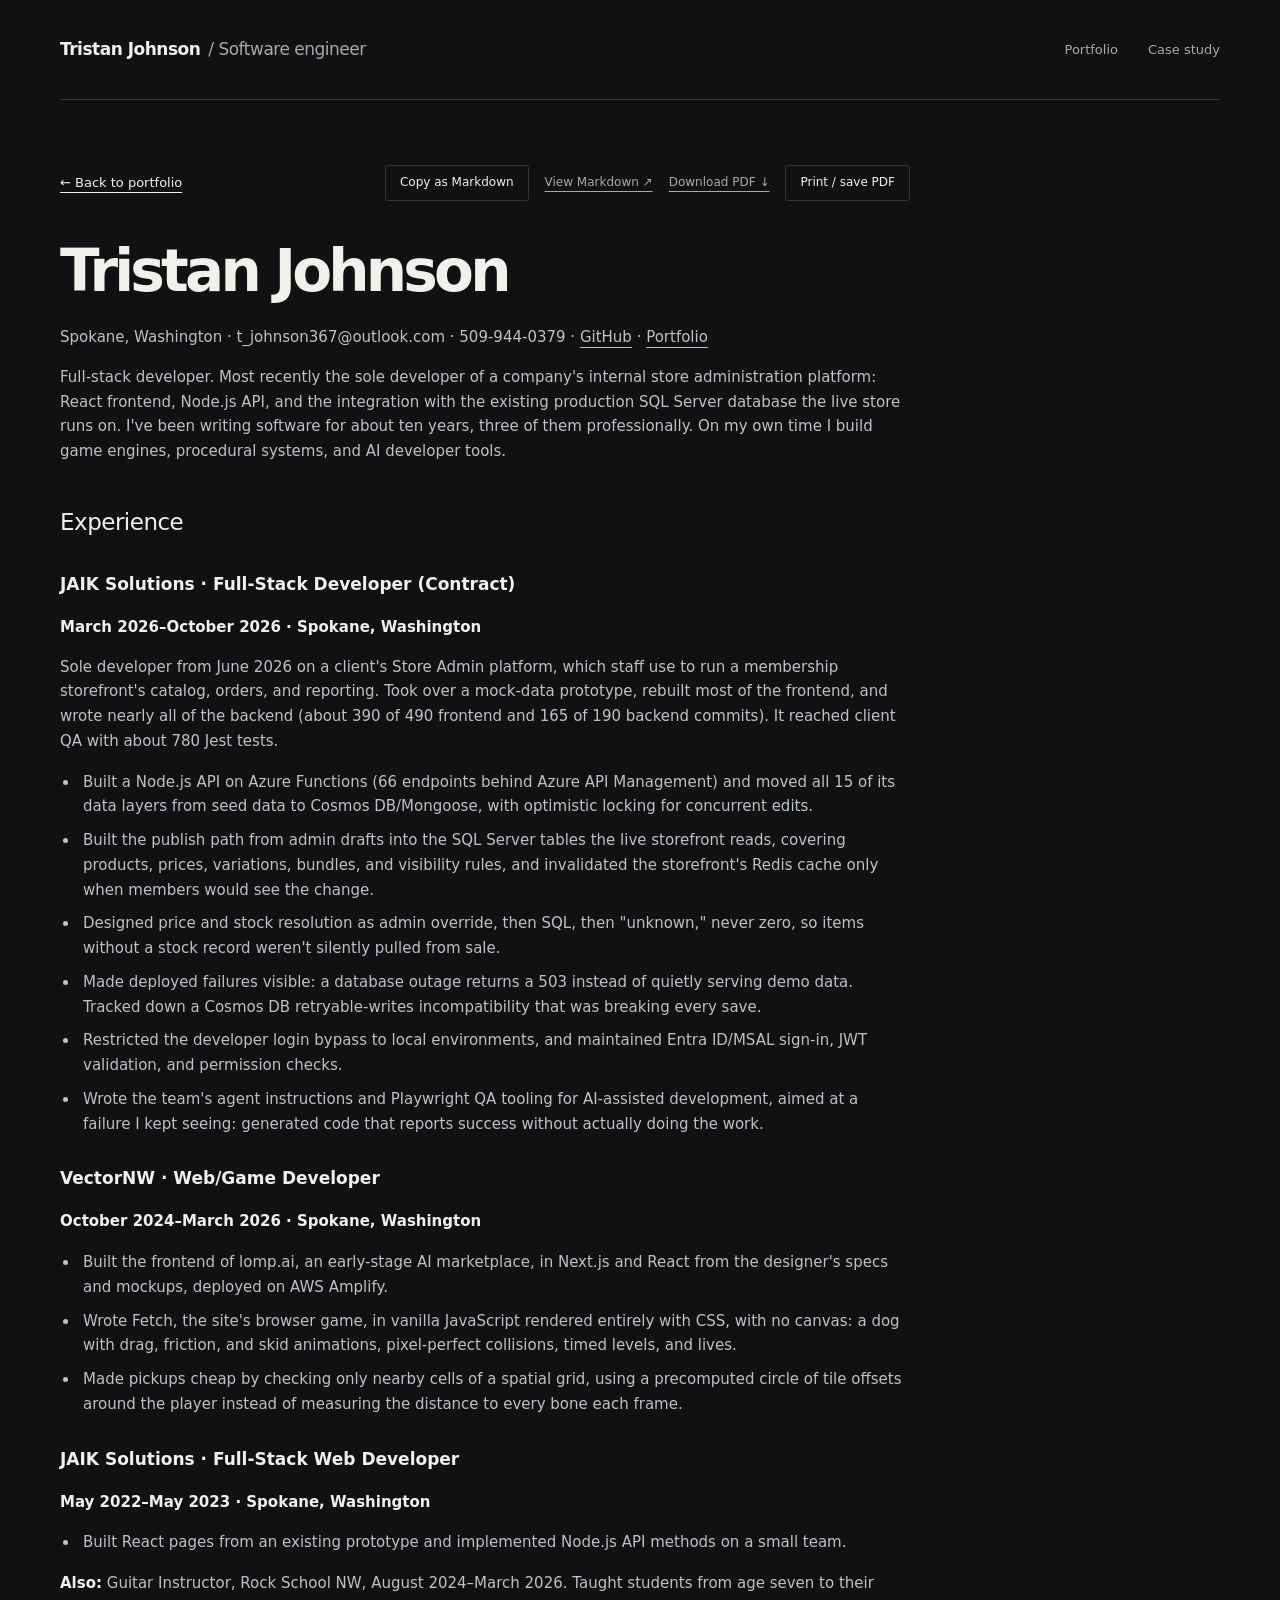
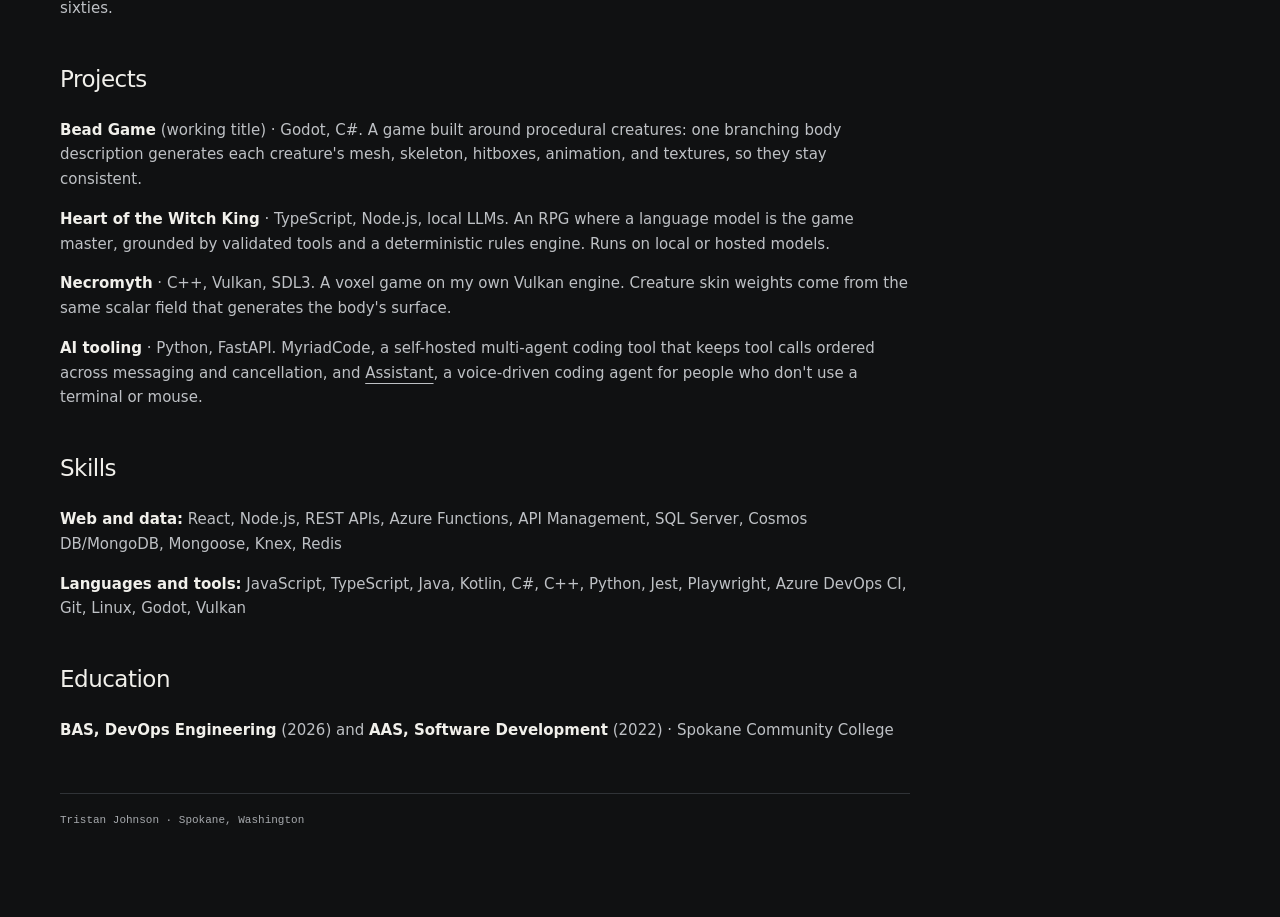
<file: resume.html>
<!doctype html>
<html lang="en"><head><meta charset="utf-8"><meta name="viewport" content="width=device-width, initial-scale=1"><meta name="theme-color" content="#101112"><title>Résumé — Tristan Johnson</title><link rel="stylesheet" href="assets/styles.css?v=5cecab1a8053"></head>
<body><a class="skip" href="#main">Skip to content</a><div class="wrap"><header class="nav"><a class="brand" href="index.html">Tristan Johnson<span>/ Software engineer</span></a><nav class="nav-links" aria-label="Main navigation"><a href="index.html#work">Portfolio</a><a href="case-study.html">Case study</a></nav></header><main class="doc" id="main"><div class="doc-bar"><a href="index.html">← Back to portfolio</a><div class="copy-tools"><button class="print-button" type="button" data-copy-markdown>Copy as Markdown</button><a href="resume.md">View Markdown ↗</a><a href="Tristan-Johnson-Resume.pdf" download>Download PDF ↓</a><button class="print-button" type="button" onclick="window.print()">Print / save PDF</button></div></div><h1 id="tristan-johnson">Tristan Johnson</h1>
<p>Spokane, Washington · t_johnson367@outlook.com · 509-944-0379 · <a href="https://github.com/Tristan367">GitHub</a> · <a href="https://tristan367.github.io/portfolio/">Portfolio</a></p>
<p>Full-stack developer. Most recently the sole developer of a company&#x27;s internal store administration platform: React frontend, Node.js API, and the integration with the existing production SQL Server database the live store runs on. I&#x27;ve been writing software for about ten years, three of them professionally. On my own time I build game engines, procedural systems, and AI developer tools.</p>
<h2 id="experience">Experience</h2>
<h3 id="jaik-solutions-full-stack-developer-contract">JAIK Solutions · Full-Stack Developer (Contract)</h3>
<p><strong>March 2026–October 2026 · Spokane, Washington</strong></p>
<p>Sole developer from June 2026 on a client&#x27;s Store Admin platform, which staff use to run a membership storefront&#x27;s catalog, orders, and reporting. Took over a mock-data prototype, rebuilt most of the frontend, and wrote nearly all of the backend (about 390 of 490 frontend and 165 of 190 backend commits). It reached client QA with about 780 Jest tests.</p>
<ul>
<li>Built a Node.js API on Azure Functions (66 endpoints behind Azure API Management) and moved all 15 of its data layers from seed data to Cosmos DB/Mongoose, with optimistic locking for concurrent edits.</li>
<li>Built the publish path from admin drafts into the SQL Server tables the live storefront reads, covering products, prices, variations, bundles, and visibility rules, and invalidated the storefront&#x27;s Redis cache only when members would see the change.</li>
<li>Designed price and stock resolution as admin override, then SQL, then &quot;unknown,&quot; never zero, so items without a stock record weren&#x27;t silently pulled from sale.</li>
<li>Made deployed failures visible: a database outage returns a 503 instead of quietly serving demo data. Tracked down a Cosmos DB retryable-writes incompatibility that was breaking every save.</li>
<li>Restricted the developer login bypass to local environments, and maintained Entra ID/MSAL sign-in, JWT validation, and permission checks.</li>
<li>Wrote the team&#x27;s agent instructions and Playwright QA tooling for AI-assisted development, aimed at a failure I kept seeing: generated code that reports success without actually doing the work.</li>
</ul>
<h3 id="vectornw-web-game-developer">VectorNW · Web/Game Developer</h3>
<p><strong>October 2024–March 2026 · Spokane, Washington</strong></p>
<ul>
<li>Built the frontend of lomp.ai, an early-stage AI marketplace, in Next.js and React from the designer&#x27;s specs and mockups, deployed on AWS Amplify.</li>
<li>Wrote Fetch, the site&#x27;s browser game, in vanilla JavaScript rendered entirely with CSS, with no canvas: a dog with drag, friction, and skid animations, pixel-perfect collisions, timed levels, and lives.</li>
<li>Made pickups cheap by checking only nearby cells of a spatial grid, using a precomputed circle of tile offsets around the player instead of measuring the distance to every bone each frame.</li>
</ul>
<h3 id="jaik-solutions-full-stack-web-developer">JAIK Solutions · Full-Stack Web Developer</h3>
<p><strong>May 2022–May 2023 · Spokane, Washington</strong></p>
<ul>
<li>Built React pages from an existing prototype and implemented Node.js API methods on a small team.</li>
</ul>
<p><strong>Also:</strong> Guitar Instructor, Rock School NW, August 2024–March 2026. Taught students from age seven to their sixties.</p>
<h2 id="projects">Projects</h2>
<p><strong>Bead Game</strong> (working title) · Godot, C#. A game built around procedural creatures: one branching body description generates each creature&#x27;s mesh, skeleton, hitboxes, animation, and textures, so they stay consistent.</p>
<p><strong>Heart of the Witch King</strong> · TypeScript, Node.js, local LLMs. An RPG where a language model is the game master, grounded by validated tools and a deterministic rules engine. Runs on local or hosted models.</p>
<p><strong>Necromyth</strong> · C++, Vulkan, SDL3. A voxel game on my own Vulkan engine. Creature skin weights come from the same scalar field that generates the body&#x27;s surface.</p>
<p><strong>AI tooling</strong> · Python, FastAPI. MyriadCode, a self-hosted multi-agent coding tool that keeps tool calls ordered across messaging and cancellation, and <a href="https://tristan367.github.io/basicagent/">Assistant</a>, a voice-driven coding agent for people who don&#x27;t use a terminal or mouse.</p>
<h2 id="skills">Skills</h2>
<p><strong>Web and data:</strong> React, Node.js, REST APIs, Azure Functions, API Management, SQL Server, Cosmos DB/MongoDB, Mongoose, Knex, Redis</p>
<p><strong>Languages and tools:</strong> JavaScript, TypeScript, Java, Kotlin, C#, C++, Python, Jest, Playwright, Azure DevOps CI, Git, Linux, Godot, Vulkan</p>
<h2 id="education">Education</h2>
<p><strong>BAS, DevOps Engineering</strong> (2026) and <strong>AAS, Software Development</strong> (2022) · Spokane Community College</p><footer class="doc-footer">Tristan Johnson · Spokane, Washington</footer></main></div><script id="markdown-source" type="application/json">"# Tristan Johnson\n\nSpokane, Washington \u00b7 t_johnson367@outlook.com \u00b7 509-944-0379 \u00b7 [GitHub](https://github.com/Tristan367) \u00b7 [Portfolio](https://tristan367.github.io/portfolio/)\n\nFull-stack developer. Most recently the sole developer of a company's internal store administration platform: React frontend, Node.js API, and the integration with the existing production SQL Server database the live store runs on. I've been writing software for about ten years, three of them professionally. On my own time I build game engines, procedural systems, and AI developer tools.\n\n## Experience\n\n### JAIK Solutions \u00b7 Full-Stack Developer (Contract)\n\n**March 2026\u2013October 2026 \u00b7 Spokane, Washington**\n\nSole developer from June 2026 on a client's Store Admin platform, which staff use to run a membership storefront's catalog, orders, and reporting. Took over a mock-data prototype, rebuilt most of the frontend, and wrote nearly all of the backend (about 390 of 490 frontend and 165 of 190 backend commits). It reached client QA with about 780 Jest tests.\n\n- Built a Node.js API on Azure Functions (66 endpoints behind Azure API Management) and moved all 15 of its data layers from seed data to Cosmos DB/Mongoose, with optimistic locking for concurrent edits.\n- Built the publish path from admin drafts into the SQL Server tables the live storefront reads, covering products, prices, variations, bundles, and visibility rules, and invalidated the storefront's Redis cache only when members would see the change.\n- Designed price and stock resolution as admin override, then SQL, then \"unknown,\" never zero, so items without a stock record weren't silently pulled from sale.\n- Made deployed failures visible: a database outage returns a 503 instead of quietly serving demo data. Tracked down a Cosmos DB retryable-writes incompatibility that was breaking every save.\n- Restricted the developer login bypass to local environments, and maintained Entra ID/MSAL sign-in, JWT validation, and permission checks.\n- Wrote the team's agent instructions and Playwright QA tooling for AI-assisted development, aimed at a failure I kept seeing: generated code that reports success without actually doing the work.\n\n### VectorNW \u00b7 Web/Game Developer\n\n**October 2024\u2013March 2026 \u00b7 Spokane, Washington**\n\n- Built the frontend of lomp.ai, an early-stage AI marketplace, in Next.js and React from the designer's specs and mockups, deployed on AWS Amplify.\n- Wrote Fetch, the site's browser game, in vanilla JavaScript rendered entirely with CSS, with no canvas: a dog with drag, friction, and skid animations, pixel-perfect collisions, timed levels, and lives.\n- Made pickups cheap by checking only nearby cells of a spatial grid, using a precomputed circle of tile offsets around the player instead of measuring the distance to every bone each frame.\n\n### JAIK Solutions \u00b7 Full-Stack Web Developer\n\n**May 2022\u2013May 2023 \u00b7 Spokane, Washington**\n\n- Built React pages from an existing prototype and implemented Node.js API methods on a small team.\n\n**Also:** Guitar Instructor, Rock School NW, August 2024\u2013March 2026. Taught students from age seven to their sixties.\n\n## Projects\n\n**Bead Game** (working title) \u00b7 Godot, C#. A game built around procedural creatures: one branching body description generates each creature's mesh, skeleton, hitboxes, animation, and textures, so they stay consistent.\n\n**Heart of the Witch King** \u00b7 TypeScript, Node.js, local LLMs. An RPG where a language model is the game master, grounded by validated tools and a deterministic rules engine. Runs on local or hosted models.\n\n**Necromyth** \u00b7 C++, Vulkan, SDL3. A voxel game on my own Vulkan engine. Creature skin weights come from the same scalar field that generates the body's surface.\n\n**AI tooling** \u00b7 Python, FastAPI. MyriadCode, a self-hosted multi-agent coding tool that keeps tool calls ordered across messaging and cancellation, and [Assistant](https://tristan367.github.io/basicagent/), a voice-driven coding agent for people who don't use a terminal or mouse.\n\n## Skills\n\n**Web and data:** React, Node.js, REST APIs, Azure Functions, API Management, SQL Server, Cosmos DB/MongoDB, Mongoose, Knex, Redis\n\n**Languages and tools:** JavaScript, TypeScript, Java, Kotlin, C#, C++, Python, Jest, Playwright, Azure DevOps CI, Git, Linux, Godot, Vulkan\n\n## Education\n\n**BAS, DevOps Engineering** (2026) and **AAS, Software Development** (2022) \u00b7 Spokane Community College\n"</script><script src="assets/copy-markdown.js?v=fa5943f77bb5" defer></script></body></html>
</file>
<file: assets/styles.css>
:root{color-scheme:dark;--bg:#101112;--surface:#181a1c;--surface2:#202326;--ink:#f1f0eb;--muted:#a6a9ad;--line:#303337;--accent:#a9c4ff;--warm:#e6b990;--max:1160px}*{box-sizing:border-box}html{scroll-behavior:smooth;scroll-padding-top:30px}body{margin:0;background:var(--bg);color:var(--ink);font-family:Inter,ui-sans-serif,system-ui,-apple-system,BlinkMacSystemFont,"Segoe UI",sans-serif;font-size:16px;line-height:1.65;-webkit-font-smoothing:antialiased}a{color:inherit;text-underline-offset:5px}a:hover{color:var(--accent)}a:focus-visible,button:focus-visible{outline:2px solid var(--accent);outline-offset:6px}button{font:inherit}::selection{background:#a9c4ff;color:#101112}.wrap{width:min(var(--max),calc(100% - 80px));margin-inline:auto}.skip{position:fixed;top:-80px;left:20px;background:var(--ink);color:var(--bg);padding:10px;z-index:10}.skip:focus{top:15px}.nav{display:flex;align-items:center;justify-content:space-between;gap:24px;min-height:100px;border-bottom:1px solid var(--line)}.brand{text-decoration:none;font-size:17px;font-weight:650;letter-spacing:-.5px}.brand span{color:var(--muted);font-weight:400;margin-left:8px}.nav-links{display:flex;gap:30px;font-size:13px}.nav-links a{text-decoration:none;color:var(--muted)}.nav-links a:hover{color:var(--ink)}.eyebrow,.label,.mono{font-family:ui-monospace,SFMono-Regular,Consolas,monospace;font-size:11px;letter-spacing:.11em;text-transform:uppercase}.eyebrow{color:var(--accent);margin:0 0 26px}.hero{padding:95px 0 65px;display:grid;grid-template-columns:1fr 290px;gap:65px;align-items:end}h1,h2,h3,p{margin-top:0}h1{font-size:clamp(52px,7.2vw,91px);line-height:1.04;letter-spacing:-.065em;font-weight:550;margin-bottom:30px}h1 span{color:var(--muted)}.hero-copy{max-width:610px;font-size:18px;color:#b8bbbe;line-height:1.75;margin-bottom:28px}.hero-copy strong{color:var(--ink);font-weight:500}.button{display:inline-flex;align-items:center;justify-content:center;gap:25px;min-height:48px;padding:11px 20px;background:var(--ink);color:#121416;text-decoration:none;border:1px solid var(--ink);border-radius:3px;font-size:13px;font-weight:600}.button:hover{background:var(--accent);border-color:var(--accent);color:#101112}.button.secondary{background:transparent;color:var(--ink);border-color:var(--line)}.actions{display:flex;align-items:center;gap:12px;flex-wrap:wrap}.hero-aside{border-top:1px solid var(--line);padding-top:20px;margin-bottom:5px}.hero-aside p{font-size:13px;color:var(--muted);margin:10px 0}.hero-aside .label{color:var(--ink)}.availability{display:flex;gap:9px;align-items:center}.dot{width:6px;height:6px;border-radius:50%;background:var(--warm);flex-shrink:0}.capabilities{display:flex;justify-content:space-between;gap:15px;padding:24px 0;border-block:1px solid var(--line);color:var(--muted);font-size:12px}.section{padding-top:90px}.section-head{display:flex;justify-content:space-between;gap:30px;align-items:baseline;margin-bottom:30px}.section-head h2{font-size:29px;font-weight:500;letter-spacing:-1px;margin:0}.section-head .label{color:var(--muted)}.case{display:grid;grid-template-columns:1.08fr 1fr;background:var(--surface);border:1px solid var(--line);border-radius:5px;overflow:hidden}.case-copy{padding:42px}.label{color:var(--muted);margin-bottom:18px;display:block}.case h3,.feature h3{font-size:31px;line-height:1.22;font-weight:500;letter-spacing:-1px;margin-bottom:19px}.case-copy p,.feature-copy p,.project p,.about p{color:var(--muted);font-size:14px}.tags{display:flex;flex-wrap:wrap;gap:7px;margin:23px 0}.tags span{border:1px solid var(--line);border-radius:3px;padding:3px 8px;font:11px/1.7 ui-monospace,monospace;color:#bfc3c9}.text-link{font-size:13px;text-decoration:none;color:var(--accent);display:inline-flex;gap:22px;align-items:center}.case-visual{background:#14171b;padding:40px;display:flex;flex-direction:column;justify-content:center;border-left:1px solid var(--line)}.diagram-head{display:flex;justify-content:space-between;color:var(--muted);font:10px ui-monospace,monospace;letter-spacing:.07em;text-transform:uppercase;margin-bottom:25px}.architecture{display:flex;flex-direction:column;align-items:center}.node{width:100%;padding:15px 18px;border:1px solid #3e4757;background:#1a2029;border-radius:4px}.node strong{display:block;font-size:13px;font-weight:500}.node span{font:10px ui-monospace,monospace;color:#9aa9c1}.connector{height:25px;width:1px;background:#53637d;position:relative}.connector:after{content:'';position:absolute;bottom:0;left:-3px;width:6px;height:6px;border-right:1px solid #7187aa;border-bottom:1px solid #7187aa;transform:rotate(45deg)}.data-nodes{display:grid;grid-template-columns:1fr 1fr;gap:12px;width:100%}.diagram-caption{margin:24px 0 0!important;font:10px/1.7 ui-monospace,monospace!important;color:#7e8b9e!important}.metrics{display:grid;grid-template-columns:repeat(3,1fr);border:1px solid var(--line);border-top:0;border-radius:0 0 4px 4px}.metric{padding:24px 30px;border-right:1px solid var(--line)}.metric:last-child{border:0}.metric strong{font-size:27px;font-weight:450;letter-spacing:-1px;display:block;line-height:1.2}.metric span{font-size:11px;color:var(--muted)}.agent-row{margin-top:22px;display:grid;grid-template-columns:180px 1fr auto;gap:30px;padding:28px 0;border-bottom:1px solid var(--line);align-items:start}.agent-row h3{font-size:16px;font-weight:500;line-height:1.4;margin:0}.agent-row p{font-size:13px;color:var(--muted);max-width:650px;margin:0}.feature{display:grid;grid-template-columns:1.2fr 1fr;border:1px solid var(--line);border-radius:5px;overflow:hidden;background:var(--surface)}.feature-art{position:relative;min-height:370px;background:#171b19;overflow:hidden;display:flex;align-items:center;justify-content:center}.feature-art:before{content:'';position:absolute;inset:0;background-image:linear-gradient(#667c6310 1px,transparent 1px),linear-gradient(90deg,#667c6310 1px,transparent 1px);background-size:32px 32px;mask-image:radial-gradient(ellipse,black,transparent 90%)}.feature-art svg{width:90%;max-width:510px;height:auto;position:relative}.art-label{position:absolute;left:24px;bottom:22px;font:9px/1.7 ui-monospace,monospace;color:#91a091;text-transform:uppercase;letter-spacing:.08em}.art-id{position:absolute;top:23px;left:24px;font:10px ui-monospace,monospace;color:#81917f}.feature-copy{padding:40px;align-self:center}.capture-note{font:11px/1.7 ui-monospace,monospace!important;color:#9a998d!important;border-top:1px solid var(--line);padding-top:17px;margin-bottom:0}.project-grid{display:grid;grid-template-columns:repeat(3,1fr);gap:26px;margin-top:32px}.project{border-top:1px solid var(--line);padding-top:23px}.project .number{font:11px ui-monospace,monospace;color:#747b86;margin-bottom:20px;display:block}.project h3{font-size:19px;font-weight:500;letter-spacing:-.5px;margin-bottom:10px}.project p{font-size:13px}.project .tags{margin:16px 0}.about{display:grid;grid-template-columns:1fr 1.5fr;gap:80px;padding:80px 0;border-top:1px solid var(--line);margin-top:85px}.about h2{font-size:30px;font-weight:500;letter-spacing:-1px;line-height:1.3}.about p{font-size:15px}.about .label{margin-bottom:17px}.footer{padding:25px 0 40px;border-top:1px solid var(--line);display:flex;justify-content:space-between;gap:20px;font-size:11px;color:var(--muted)}.doc{max-width:850px;padding:65px 0 90px}.doc h1{font-size:58px;margin-bottom:24px}.doc h2{font-size:23px;font-weight:500;letter-spacing:-.5px;margin-top:40px}.doc h3{font-size:17px;margin-top:28px;font-weight:550}.doc p,.doc li{color:#bec1c5;font-size:15px}.doc li{padding-left:4px;margin-bottom:9px}.doc ul{padding-left:19px}.doc strong{color:var(--ink);font-weight:550}.doc .doc-meta{color:var(--muted);font-size:13px;margin-bottom:35px}.doc-bar{display:flex;justify-content:space-between;gap:20px;align-items:center;margin-bottom:40px}.doc-bar a{font-size:13px}.print-button{background:transparent;border:1px solid var(--line);border-radius:3px;color:var(--ink);padding:7px 14px;cursor:pointer;font-size:12px}.draft-note{border-left:2px solid var(--warm);padding:12px 20px;background:var(--surface);font-size:12px!important;color:var(--muted)!important;margin-bottom:35px}.doc-footer{margin-top:50px;padding-top:20px;border-top:1px solid var(--line);font:11px ui-monospace,monospace;color:var(--muted)}@media(min-width:1440px){.hero{padding-top:115px}}@media(max-width:900px){.hero{grid-template-columns:1fr;gap:30px;padding-top:65px}.hero-aside{max-width:none;display:flex;gap:30px;flex-wrap:wrap}.hero-aside p{margin:0}.case,.feature{grid-template-columns:1fr}.case-visual{border-left:0;border-top:1px solid var(--line)}.architecture{max-width:500px;width:100%;margin:auto}.feature-art{min-height:330px}.project-grid{grid-template-columns:1fr}.project{display:grid;grid-template-columns:35px 1fr;gap:0 18px}.project> :not(.number){grid-column:2}.project .number{grid-row:1/5}.about{gap:35px}.capabilities{flex-wrap:wrap;justify-content:flex-start;gap:12px 25px}.agent-row{grid-template-columns:1fr 2fr}.agent-row .label{display:none}}@media(max-width:560px){.wrap{width:calc(100% - 40px)}.nav{min-height:80px}.brand span{display:none}.nav-links{gap:19px;font-size:12px}.nav-links .desktop{display:none}.hero{padding:52px 0 38px}h1{font-size:54px}.hero-copy{font-size:16px}.hero-aside{display:block}.hero-aside p{margin:8px 0}.section{padding-top:57px}.section-head{align-items:start;gap:15px}.section-head h2{font-size:25px}.section-head .label{font-size:9px;text-align:right;max-width:100px}.case-copy,.feature-copy{padding:27px}.case h3,.feature h3{font-size:28px}.case-visual{padding:25px}.metrics{grid-template-columns:1fr}.metric{display:flex;gap:18px;align-items:center;padding:17px 25px;border-right:0;border-bottom:1px solid var(--line)}.metric strong{min-width:85px;font-size:24px}.agent-row{grid-template-columns:1fr;gap:10px}.feature-art{min-height:290px}.about{grid-template-columns:1fr;gap:15px;margin-top:55px;padding:48px 0}.footer{flex-direction:column;gap:8px}.doc{padding-top:35px}.doc h1{font-size:42px}.doc-bar{margin-bottom:30px}}@media(prefers-reduced-motion:reduce){html{scroll-behavior:auto}}@media print{@page{margin:15mm}.nav,.doc-bar,.draft-note,.footer{display:none}.wrap{width:100%}.doc{max-width:none;padding:0}.doc h1{font-size:30px}.doc h2{font-size:17px;margin-top:20px;break-after:avoid}.doc h3{font-size:13px;break-after:avoid}.doc p,.doc li{font-size:10px;line-height:1.45}.doc li{margin-bottom:5px}body{-webkit-print-color-adjust:exact;print-color-adjust:exact}.doc-footer{font-size:9px}}
.copy-tools{display:flex;align-items:center;gap:16px;flex-wrap:wrap}.copy-tools a{font-size:12px;color:var(--muted)}.portfolio-tools{padding:17px 0;justify-content:flex-end;border-bottom:1px solid var(--line)}.contact-links{display:flex;gap:20px;flex-wrap:wrap;margin-top:24px;font-size:13px;color:var(--accent)}.education-line{font-size:13px!important;color:var(--ink)!important}@media(max-width:560px){.portfolio-tools{justify-content:flex-start}.doc-bar{flex-wrap:wrap}.contact-links{gap:12px}}@media print{.copy-tools{display:none}}
.more-work{margin-top:30px;border-top:1px solid var(--line);padding-top:24px;display:flex;justify-content:space-between;gap:20px;align-items:baseline}.more-work p{font-size:13px;color:var(--muted);margin:0}.feature-copy>.text-link{margin-bottom:20px}.project-grid .project{display:flex;flex-direction:column}.project-grid .project>.text-link{margin-top:auto}.doc h2:target{color:var(--accent)}@media(max-width:560px){.more-work{flex-direction:column;gap:12px}}
@media(max-width:560px){.nav{gap:14px}.brand{font-size:14px;white-space:nowrap}.nav-links{font-size:11px;gap:14px;white-space:nowrap}}

@media print{@page{size:Letter;margin:14mm}.doc h1{font-size:25pt;margin-bottom:10px}.doc h2{font-size:13pt;margin-top:17px;margin-bottom:8px}.doc h3{font-size:11pt;margin-top:13px;margin-bottom:6px}.doc p,.doc li{font-size:10.5pt;line-height:1.35}.doc p{margin-bottom:9px}.doc li{margin-bottom:5px}.doc ul{margin-top:6px;margin-bottom:10px}.doc-footer{display:none}}

@media print{.skip{display:none!important}}

@media print{:root{--bg:#fff;--ink:#111;--muted:#444;--line:#ccc;--accent:#1d4ed8}body{background:#fff;color:#111}.doc p,.doc li{color:#222}.doc strong{color:#111}.doc a{color:#1d4ed8}.doc h1{margin-bottom:4px}.doc h2{border-bottom:1px solid #ccc;padding-bottom:2px}}
@media print{@page{size:Letter;margin:10mm 12mm}html,body{background:#fff!important}.doc h1{font-size:20pt;margin-bottom:2px}.doc h2{font-size:11.5pt;margin-top:9px;margin-bottom:5px}.doc h3{font-size:10pt;margin-top:7px;margin-bottom:1px}.doc p,.doc li{font-size:9.3pt;line-height:1.28}.doc p{margin-bottom:4px}.doc li{margin-bottom:2px}.doc ul{margin-top:2px;margin-bottom:4px}}
@media print{:root{color-scheme:light}@page{margin:9mm 12mm}.doc p,.doc li{line-height:1.25}}
@media print{.doc p,.doc li{font-size:9pt;line-height:1.22}.doc h2{margin-top:7px;margin-bottom:3px}.doc h3{margin-top:5px}.doc h1{font-size:18pt}}
.feature-shot{padding:0;display:block}
.feature-shot:before{display:none}
.feature-shot img{display:block;width:100%;height:100%;object-fit:cover}
.experiments{margin-top:34px;border-top:1px solid var(--line);padding-top:24px}
.experiments ul{list-style:none;padding:0;margin:14px 0 20px;display:grid;grid-template-columns:repeat(2,1fr);gap:14px 32px}
.experiments li{font-size:13px;color:var(--muted);line-height:1.6}
.experiments li strong{color:var(--ink);font-weight:500}
@media (max-width:760px){.experiments ul{grid-template-columns:1fr}}
@media print{.feature-shot img{max-height:240px}}
.shots{display:grid;grid-template-columns:1.6fr 1fr;gap:20px;margin-top:20px;align-items:start}
.shots figure{margin:0}
.shots img{display:block;width:100%;height:auto;border:1px solid var(--line);border-radius:5px}
.shots figcaption{font-size:12px;color:var(--muted);margin-top:8px}
@media (max-width:760px){.shots{grid-template-columns:1fr}}
</file>
